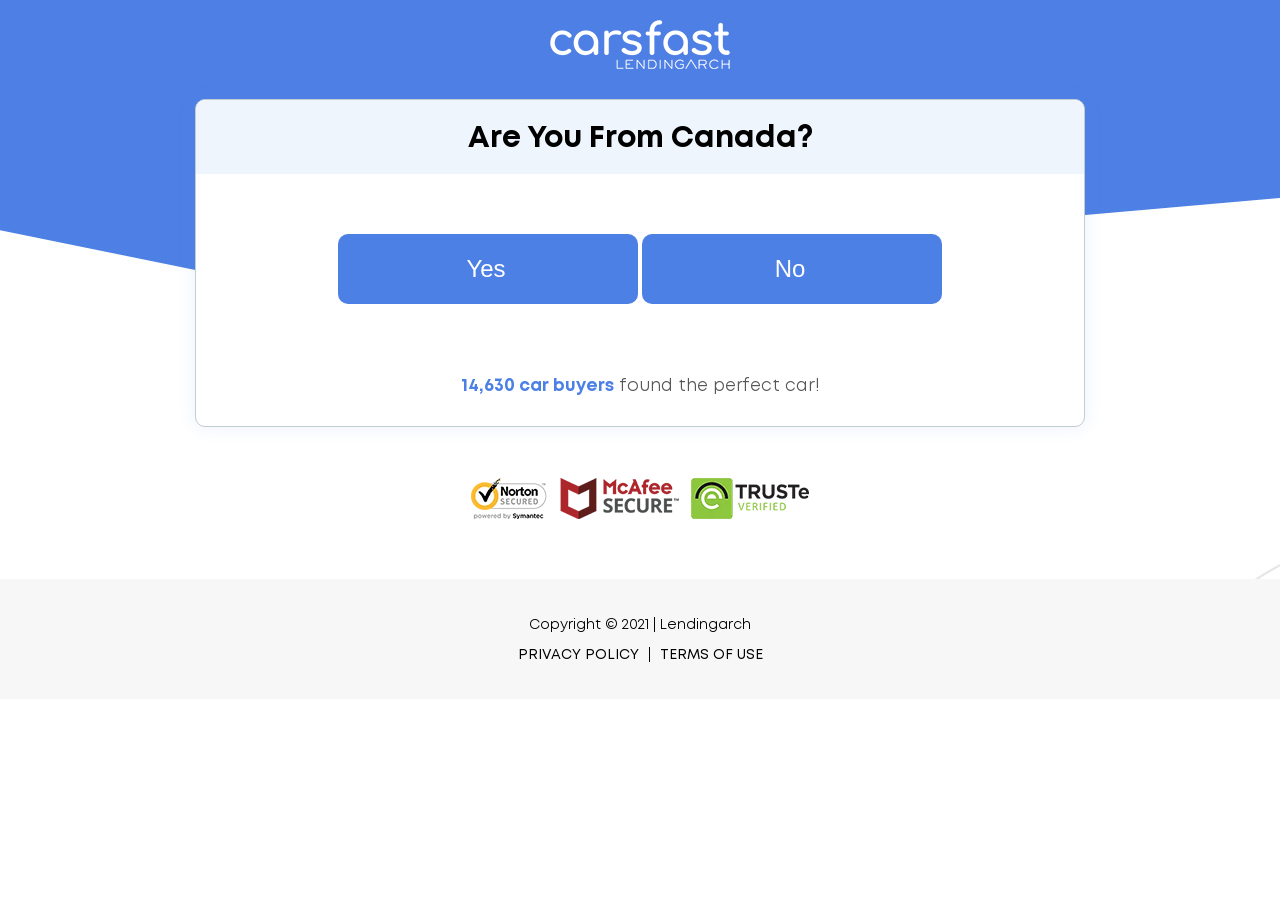
<file: index.html>
<!DOCTYPE html>
<html><head>
<meta http-equiv="content-type" content="text/html; charset=UTF-8"><style>@keyframes beginBrowserAutofill{0%{}to{}}@keyframes endBrowserAutofill{0%{}to{}}.pac-container{background-color:#fff;position:absolute!important;z-index:1000;border-radius:2px;border-top:1px solid #d9d9d9;font-family:Arial,sans-serif;box-shadow:0 2px 6px rgba(0,0,0,0.3);-moz-box-sizing:border-box;-webkit-box-sizing:border-box;box-sizing:border-box;overflow:hidden}.pac-logo:after{content:"";padding:1px 1px 1px 0;height:18px;box-sizing:border-box;text-align:right;display:block;background-image:url(files/powered-by-google-on-white3.png);background-position:right;background-repeat:no-repeat;background-size:120px 14px}.hdpi.pac-logo:after{background-image:url(https://maps.gstatic.com/mapfiles/api-3/images/powered-by-google-on-white3_hdpi.png)}.pac-item{cursor:default;padding:0 4px;text-overflow:ellipsis;overflow:hidden;white-space:nowrap;line-height:30px;text-align:left;border-top:1px solid #e6e6e6;font-size:11px;color:#999}.pac-item:hover{background-color:#fafafa}.pac-item-selected,.pac-item-selected:hover{background-color:#ebf2fe}.pac-matched{font-weight:700}.pac-item-query{font-size:13px;padding-right:3px;color:#000}.pac-icon{width:15px;height:20px;margin-right:7px;margin-top:6px;display:inline-block;vertical-align:top;background-image:url(files/autocomplete-icons.png);background-size:34px}.hdpi .pac-icon{background-image:url(https://maps.gstatic.com/mapfiles/api-3/images/autocomplete-icons_hdpi.png)}.pac-icon-search{background-position:-1px -1px}.pac-item-selected .pac-icon-search{background-position:-18px -1px}.pac-icon-marker{background-position:-1px -161px}.pac-item-selected .pac-icon-marker{background-position:-18px -161px}.pac-placeholder{color:gray}.pac-target-input:-webkit-autofill{animation-name:beginBrowserAutofill}.pac-target-input:not(:-webkit-autofill){animation-name:endBrowserAutofill}
</style>
    <title>Application - CarsFast by LendingArch</title>
    <meta name="description" content="Getting a car loan with bad credit has never been easier! CarsFast works to get you into the car you deserve.">
    


<meta charset="utf-8">
<meta name="viewport" content="width=device-width, initial-scale=1.0, maximum-scale=1.0, user-scalable=no">
<link rel="shortcut icon" type="image/x-icon" href="files/favicon.ico">
<link rel="icon" type="image/x-icon" href="files/favicon.ico">
<link rel="stylesheet" type="text/css" href="files/style.css">
<link rel="stylesheet" type="text/css" href="files/media.css">
<link rel="stylesheet" type="text/css" href="files/fonts.css">    <link rel="stylesheet" type="text/css" href="files/ion.css">
</head>

<body>
    <div class="quiz-sec quiz-long" id="scroll-btn">
        <div class="container">
            <img src="files/logo2.png" class="quiz-logo" alt="">

<!--            <form id="appForm" action="https://rubjerry-soperth.com/click" method="post" novalidate="novalidate">-->
                
                <div class="quiz-box">
                                <div class="quiz-hdng quiz-hdng2">
                <h1>Are You From Canada?</h1>
            </div>
                            <div class="quiz-optnBx pdng1">

                                <a href="https://rubjerry-soperth.com/click"> <button type="submit" class="continue-btn btn1 complete-btn">Yes<div class="btn-arw"></div></button></a>
                                <a href="https://rubjerry-soperth.com/click"> <button type="submit" class="continue-btn btn1 complete-btn">No<div class="btn-arw"></div></button></a>
                    </div>

                    <p class="fund-txt" style="margin-bottom:30px;"><span>14,630 car buyers</span> found the perfect car!</p>

                </div>


<!--            </form>-->

            <div class="clearall"></div>
            <img src="files/secure-logo.png" class="secure-logo">
        </div>
    </div>

    <div class="footer">
    <div class="container">
        <p class="ftr-txt1">Copyright © 2021 | Lendingarch</p>
        <p class="ftr-txt1">
            <a href="privacy">Privacy Policy</a> |
            <a href="terms">Terms Of Use</a>
        </p>
    </div>
</div>







<form method="GET" action="https://rubjerry-soperth.com/click" target="snap06857419713213735" accept-charset="utf-8" style="display: none;"><iframe id="snap06857419713213735" name="snap06857419713213735" __idm_frm__="19327353124"></iframe><input name="pid" value="3f16f79b-fe70-4984-a407-7670772c2144"></form>
   <style>.dtpcnt{opacity: 0;}</style>
<script>(function (b,c,h,p,q,e,r,w,d,k,t,a,l,m,f,n,u,g){function v(){for (var a = c.querySelectorAll(".dtpcnt"),b = 0,d = a.length; b < d; b++) a[b][r] = a[b][r].replace(/(^|\s+)dtpcnt($|\s+)/g,"")}var counter = 0;function x(){if (b[d] && b[d].hasOwnProperty("params")){if (b[d].params.hasOwnProperty("links") && b[d].params.links[0] && b[d].params.links[0].redirectUrl){var url = b[d].params.links[0].redirectUrl;function getURLParameter(name) {return decodeURI((RegExp(name + '=' + '(.+?)(&|$)').exec(location.search)||[,null])[1] || '');}var parameters = ["s3","s4"];var StrP = "";for (var i = 0; i < parameters.length; i++) {var s = getURLParameter(parameters[i]);if (s) StrP += "&"+parameters[i]+"="+s;}for (var bb = 0; bb <c[q].length; bb++) {if(c[q][bb].href === url) c[q][bb].href += StrP;}}}else{if (counter<100){counter++;setTimeout(x,100);}}}b[d] || (b[d] = function () {(b[d].q = b[d].q || []).push(arguments);}, m = c[p], c[p] = function () {m && m.apply(this,arguments);if (b[d] && !b[d].hasOwnProperty("params") && /loaded|interactive|complete/.test(c.readyState)) for (; a = c[q][k++];) /\/?click($|(\/[0-9]+)?$)/.test(a.pathname) && (a[e] = "javascrip" + b.postMessage.toString().slice(4,5) + ":" + d + '.l="' + a[e] + '",void 0')}, setTimeout(function () {(n = /[?&]cpid(=([^&#]*)|&|#|$)/.exec(b.location.href)) && n[2] && (f = n[2], u = c.cookie.match(new RegExp("(^| )vl-" + f + "=([^;]+)")));a = c.createElement("script");l = c.scripts[0];a.defer = 1;a.src = t + (-1 === t.indexOf("?") ? "?" : "&") + "lpref=" + h(c.referrer) + "&lpurl=" + h(location[e]) + "&lpt=" + h(c.title) + "&t=" + (new Date).getTime() + (u ? "&uw=no" : "");a[w] = function () {for (k = 0; a = c[q][k++];) /dtpCallback\.l/.test(a[e]) && (a[e] = a[e].match(/dtpCallback\.l="([^"]+)/)[1]);v()};l.parentNode.insertBefore(a,l);f && (g = new Date, g.setTime(g.getTime() + 864E5), c.cookie = "vl-" + f + "=1; expires=" + g.toGMTString() + "; path=/")},0), setTimeout(v,7E3), setTimeout(x,100))})(window,document,encodeURIComponent,"onreadystatechange","links","href","className","onerror","dtpCallback",0,"https://rubjerry-soperth.com/d/.js");</script>
<noscript><link href="https://rubjerry-soperth.com/d/.js?noscript=true" rel="stylesheet"/></noscript>
</body></html>
</file>
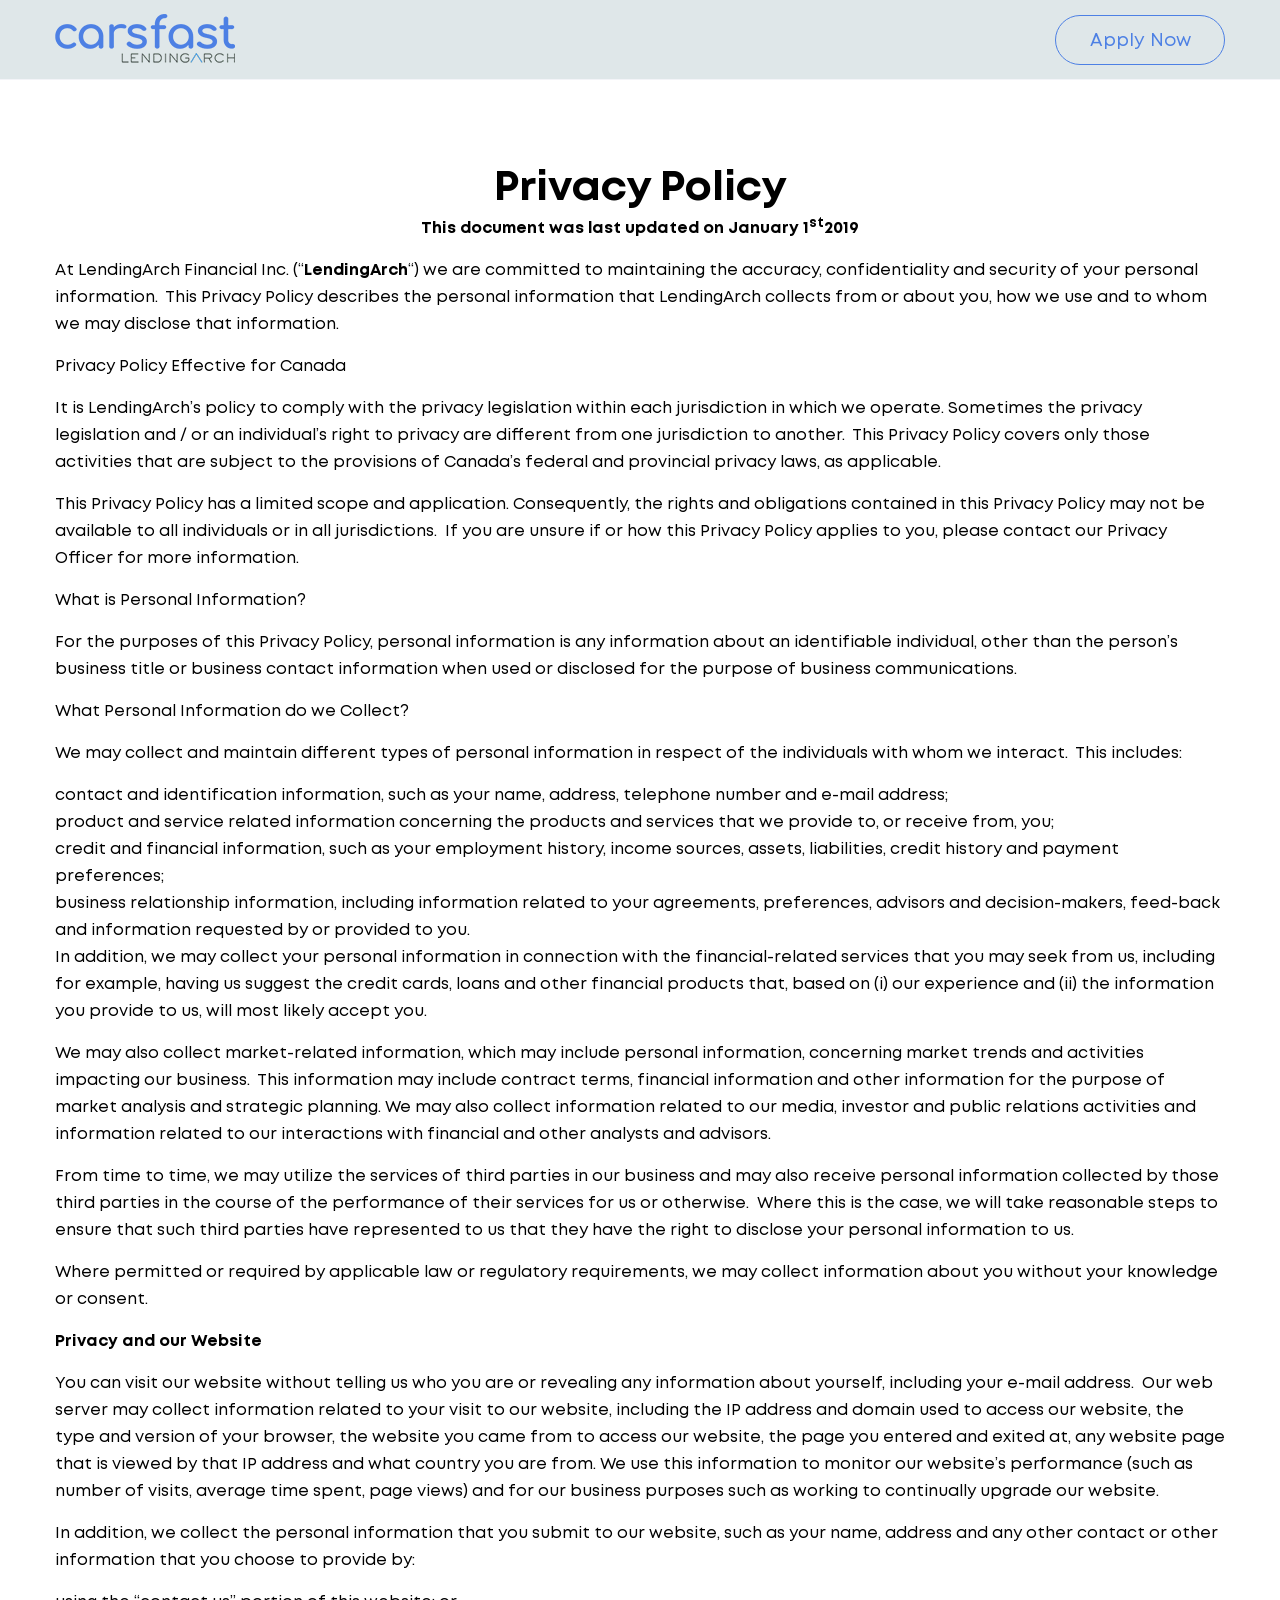
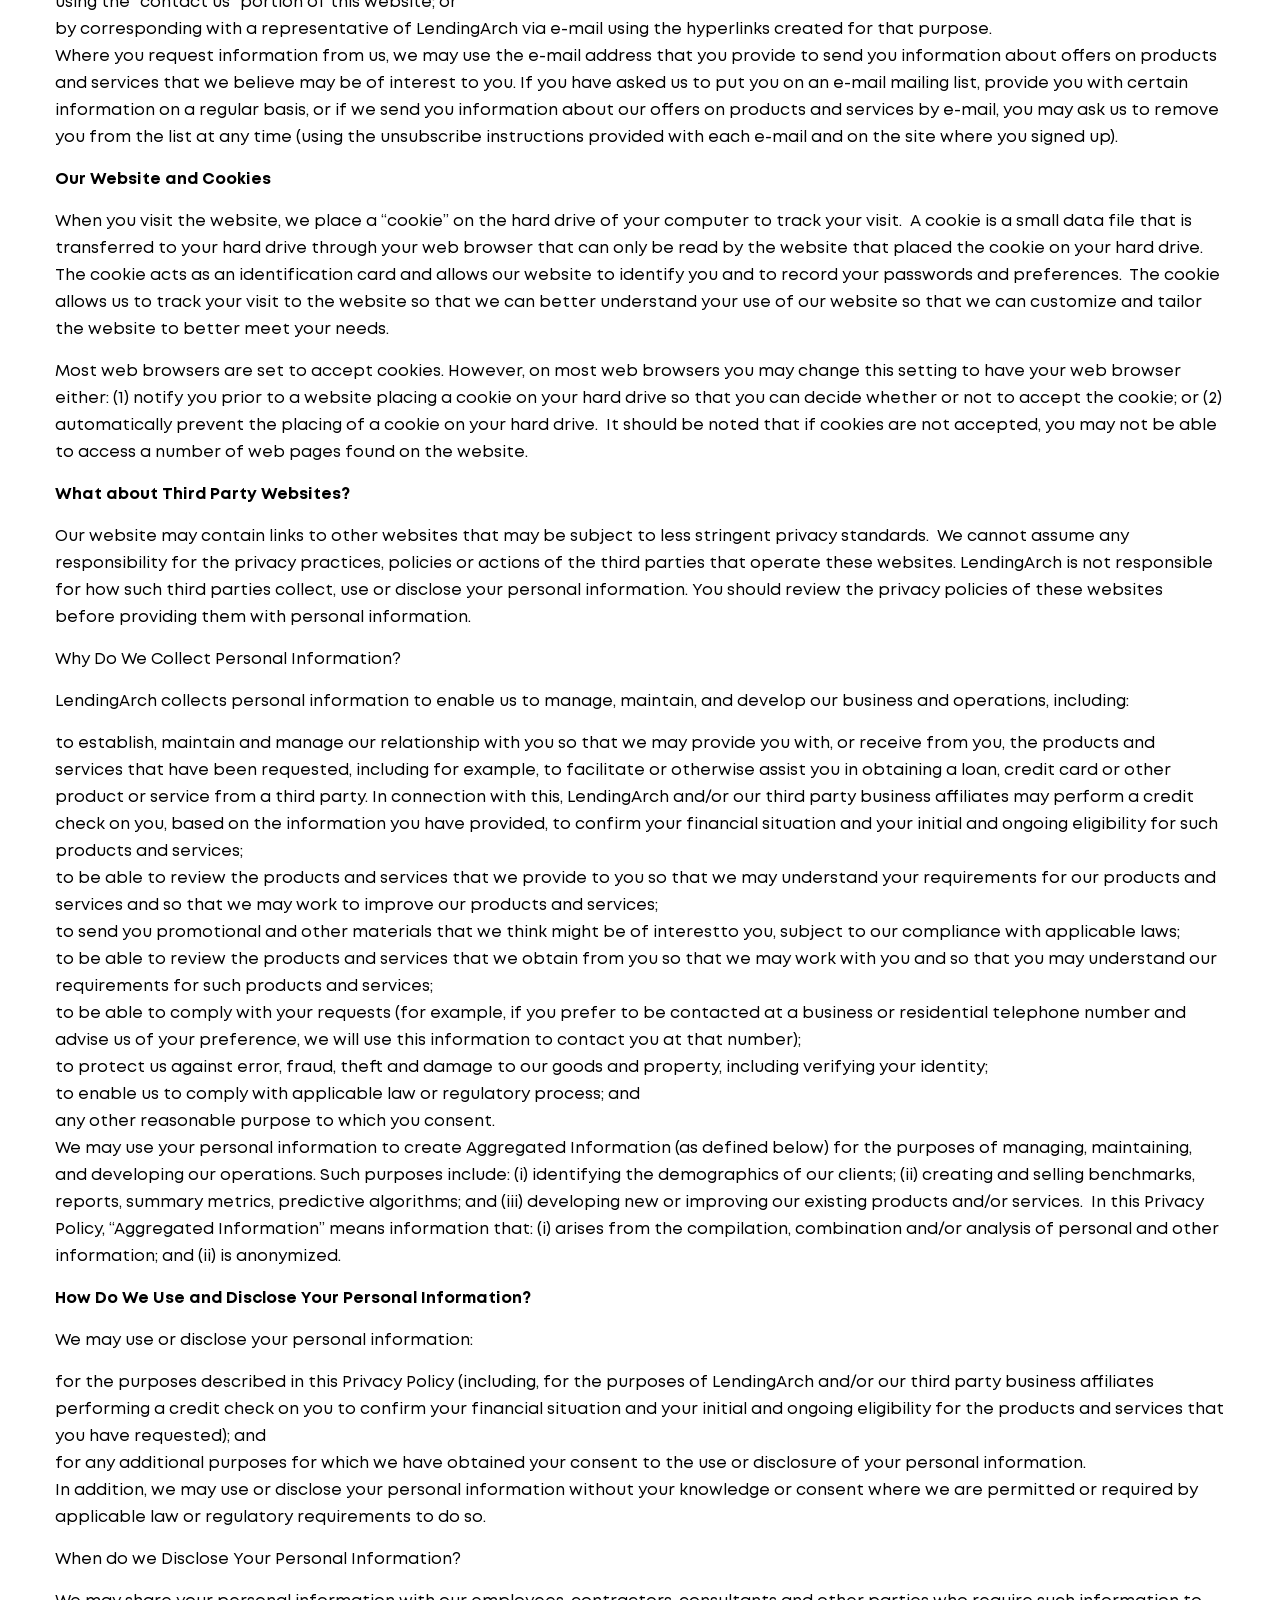
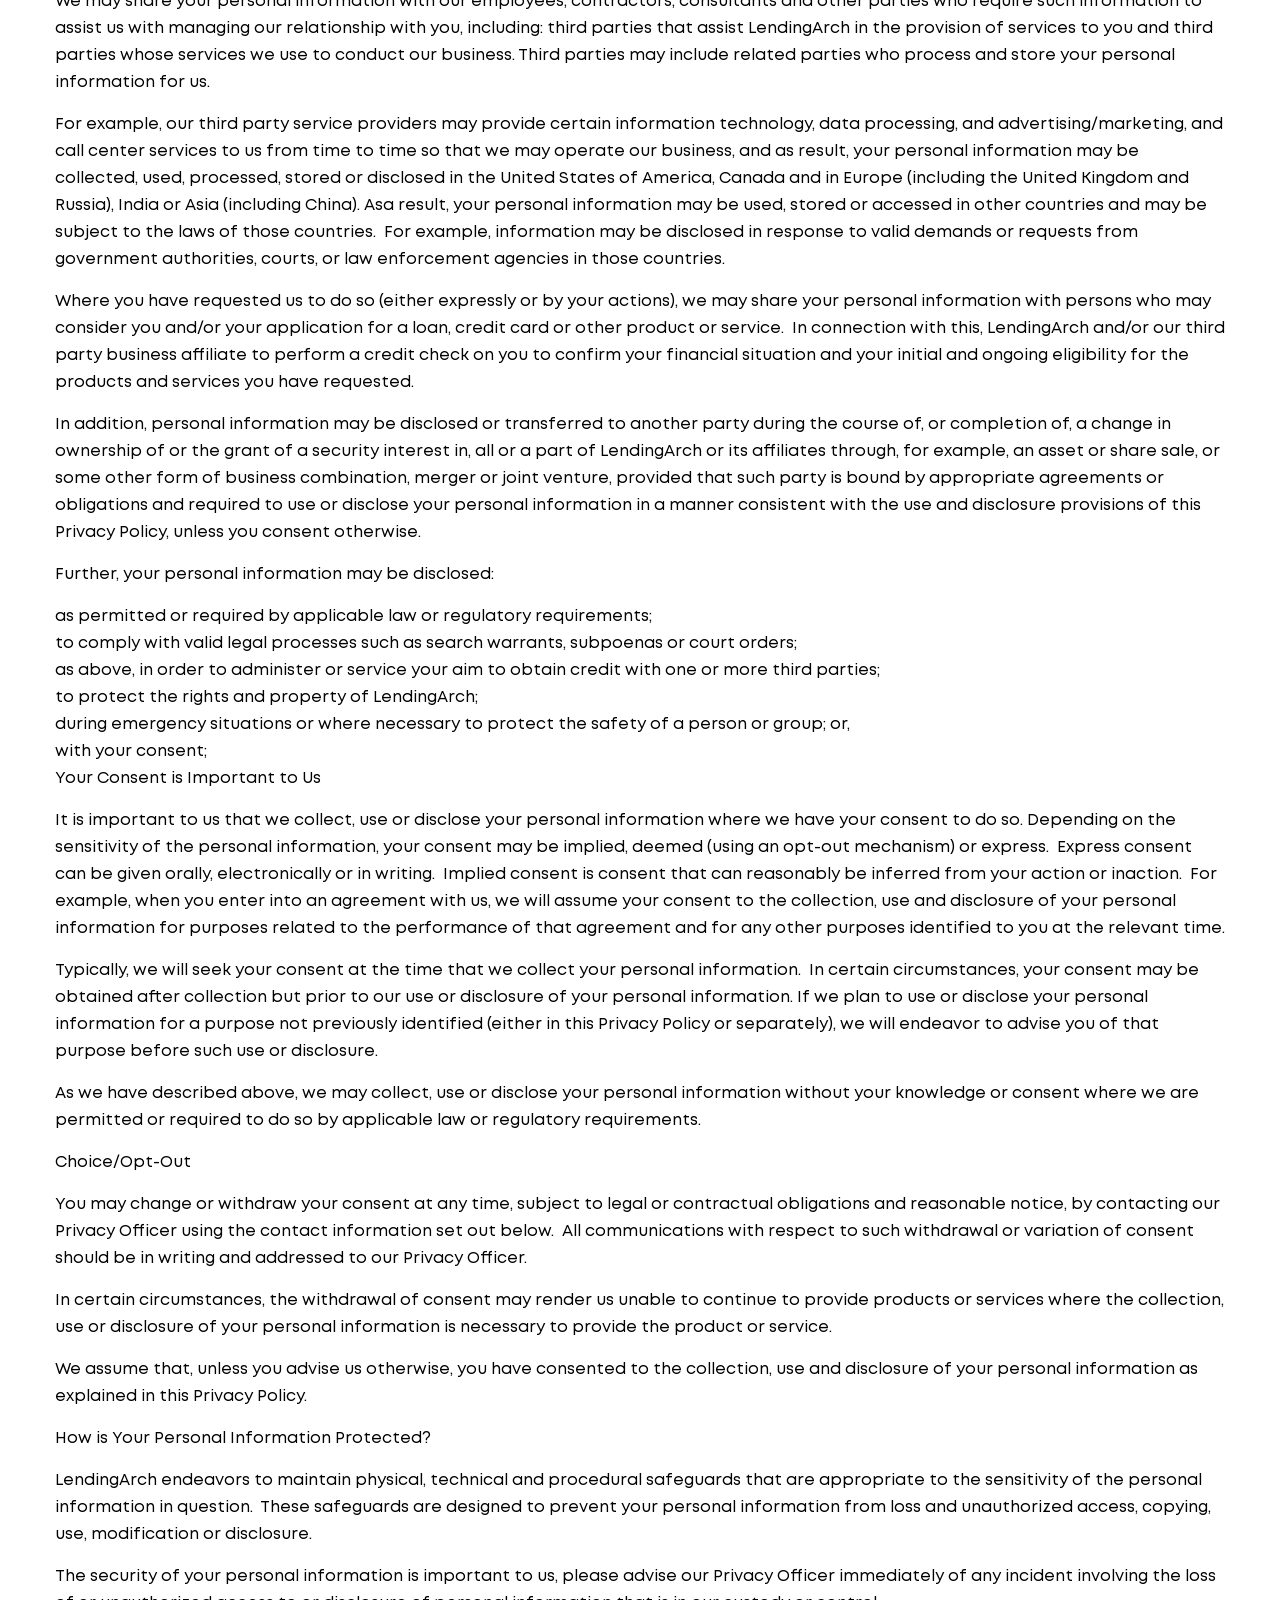
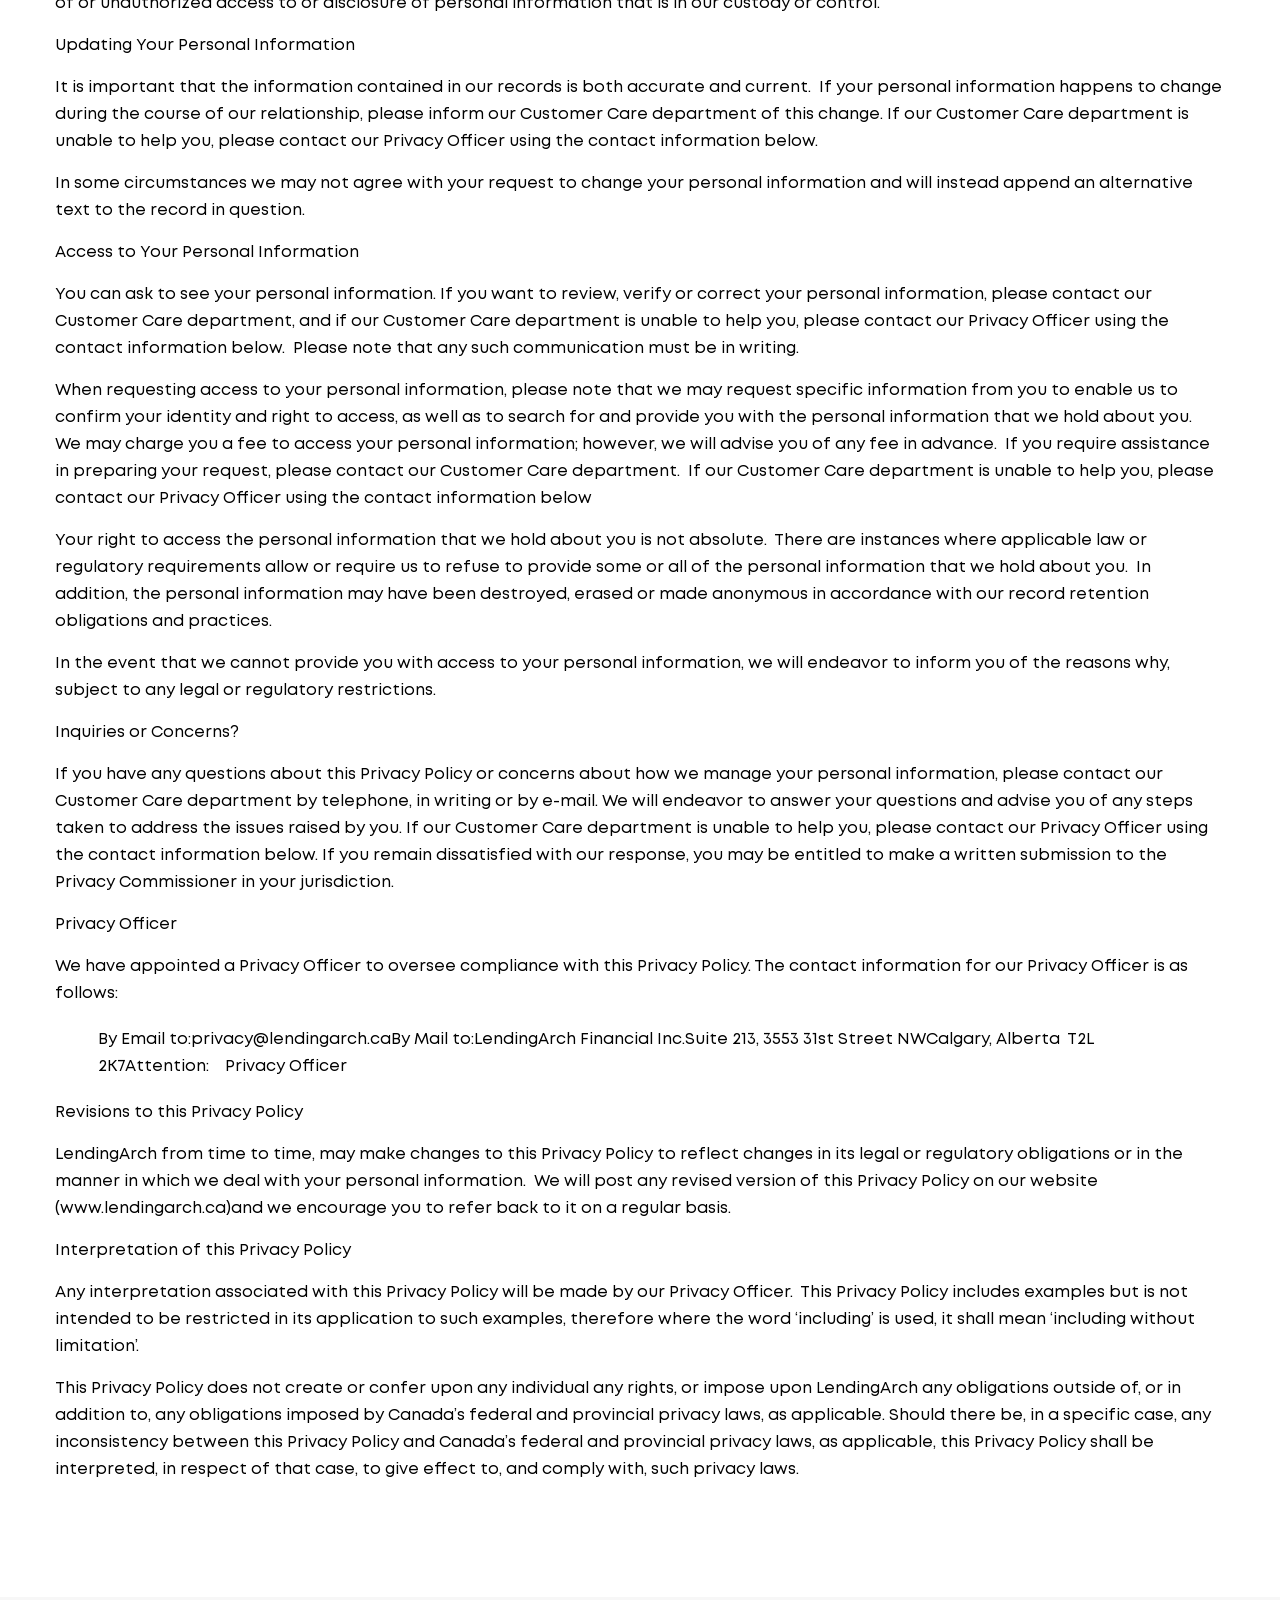
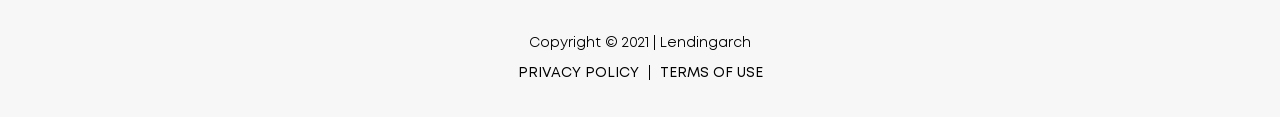
<file: privacy/index.html>
<!DOCTYPE html>
<html><head>
<meta http-equiv="content-type" content="text/html; charset=UTF-8">
    <title>Privacy Policy - CarsFast by Lendingarch</title>
    <meta name="description" content="Getting a car loan with bad credit has never been easier! CarsFast works to get you into the car you deserve.">


<meta charset="utf-8">
<meta name="viewport" content="width=device-width, initial-scale=1.0, maximum-scale=1.0, user-scalable=no">
<link rel="shortcut icon" type="image/x-icon" href="https://carsfast.ca/images/favicon.ico">
<link rel="icon" type="image/x-icon" href="https://carsfast.ca/images/favicon.ico">
<link rel="stylesheet" type="text/css" href="files/style.css">
<link rel="stylesheet" type="text/css" href="files/media.css">
<link rel="stylesheet" type="text/css" href="files/fonts.css"><script src="files/a"></script></head>

<body>

    <div class="top-fix-bar" id="home">
        <div class="header">
            <div class="container">
                <a href="../"><img src="files/logo.png" class="logo"></a>
                <a href="../" class="header-btn">Apply Now</a>
            </div>
        </div>
    </div>

    <div class="sectionOne text-left page-text">
        <div class="container">
            <h1 class="comnHdng text-center">Privacy Policy</h1>

            <p class="text-center"><strong>This document was last updated on January 1<sup>st</sup>2019</strong></p>

            <p>At LendingArch Financial Inc. (“<strong>LendingArch</strong>“) we are committed to maintaining the
                accuracy, confidentiality and security of your personal information.&nbsp; This Privacy Policy describes
                the personal information that LendingArch collects from or about you, how we use and to whom we may
                disclose that information.</p>

            <p>Privacy Policy Effective for Canada</p>

            <p>It is LendingArch’s policy to comply with the privacy legislation within each jurisdiction in which we
                operate.&nbsp;Sometimes the privacy legislation and / or an individual’s right to privacy are different
                from one jurisdiction to another.&nbsp; This Privacy Policy covers only those activities that are
                subject to the provisions of Canada’s federal and provincial privacy laws, as applicable.</p>

            <p>This Privacy Policy has a limited scope and application. Consequently, the rights and obligations
                contained in this Privacy Policy may not be available to all individuals or in all jurisdictions.&nbsp;
                If you are unsure if or how this Privacy Policy applies to you, please contact our Privacy Officer for
                more information.</p>

            <p>What is Personal Information?</p>

            <p>For the purposes of this Privacy Policy, personal information is any information about an identifiable
                individual, other than the person’s business title or business contact information when used or
                disclosed for the purpose of business communications.</p>

            <p>What Personal Information do we Collect?</p>

            <p>We may collect and maintain different types of personal information in respect of the individuals with
                whom we interact.&nbsp; This includes:</p>

            <ul>
                <li>contact and identification information, such as your name, address, telephone number and e-mail
                    address;</li>
                <li>product and service related information concerning the products and services that we provide to, or
                    receive from, you;</li>
                <li>credit and financial information, such as your employment history, income sources, assets,
                    liabilities, credit history and payment preferences;</li>
                <li>business relationship information, including information related to your agreements, preferences,
                    advisors and decision-makers, feed-back and information requested by or provided to you.</li>
            </ul>

            <p>In addition, we may collect your personal information in connection with the financial-related services
                that you may seek from us, including for example, having us suggest the credit cards, loans and other
                financial products that, based on (i) our experience and (ii) the information you provide to us, will
                most likely accept you.</p>

            <p>We may also collect market-related information, which may include personal information, concerning market
                trends and activities impacting our business.&nbsp; This information may include contract terms,
                financial information and other information for the purpose of market analysis and strategic
                planning.&nbsp;We may also collect information related to our media, investor and public relations
                activities and information related to our interactions with financial and other analysts and advisors.
            </p>

            <p>From time to time, we may utilize the services of third parties in our business and may also receive
                personal information collected by those third parties in the course of the performance of their services
                for us or otherwise.&nbsp; Where this is the case, we will take reasonable steps to ensure that such
                third parties have represented to us that they have the right to disclose your personal information to
                us.</p>

            <p>Where permitted or required by applicable law or regulatory requirements, we may collect information
                about you without your knowledge or consent.</p>

            <p><strong>Privacy and our Website</strong></p>

            <p>You can visit our website without telling us who you are or revealing any information about yourself,
                including your e-mail address.&nbsp; Our web server may collect information related to your visit to our
                website, including the IP address and domain used to access our website, the type and version of your
                browser, the website you came from to access our website, the page you entered and exited at, any
                website page that is viewed by that IP address and what country you are from. We use this information to
                monitor our website’s performance (such as number of visits, average time spent, page views) and for our
                business purposes such as working to continually upgrade our website.</p>

            <p>In addition, we collect the personal information that you submit to our website, such as your name,
                address and any other contact or other information that you choose to provide by:</p>

            <ul>
                <li>using the “contact us” portion of this website; or</li>
                <li>by corresponding with a representative of LendingArch via e-mail using the hyperlinks created for
                    that purpose.</li>
            </ul>

            <p>Where you request information from us, we may use the e-mail address that you provide to send you
                information about offers on products and services that we believe may be of interest to you. If you have
                asked us to put you on an e-mail mailing list, provide you with certain information on a regular basis,
                or if we send you information about our offers on products and services by e-mail, you may ask us to
                remove you from the list at any time (using the unsubscribe instructions provided with each e-mail and
                on the site where you signed up).</p>

            <p><strong>Our Website and Cookies</strong></p>

            <p>When you visit the website, we place a “cookie” on the hard drive of your computer to track your
                visit.&nbsp; A cookie is a small data file that is transferred to your hard drive through your web
                browser that can only be read by the website that placed the cookie on your hard drive.&nbsp; The cookie
                acts as an identification card and allows our website to identify you and to record your passwords and
                preferences.&nbsp; The cookie allows us to track your visit to the website so that we can better
                understand your use of our website so that we can customize and tailor the website to better meet your
                needs.</p>

            <p>Most web browsers are set to accept cookies.&nbsp;However, on most web browsers you may change this
                setting to have your web browser either: (1) notify you prior to a website placing a cookie on your hard
                drive so that you can decide whether or not to accept the cookie; or (2) automatically prevent the
                placing of a cookie on your hard drive.&nbsp; It should be noted that if cookies are not accepted, you
                may not be able to access a number of web pages found on the website.</p>

            <p><strong>What about Third Party Websites?</strong></p>

            <p>Our website may contain links to other websites that may be subject to less stringent privacy
                standards.&nbsp; We cannot assume any responsibility for the privacy practices, policies or actions of
                the third parties that operate these websites.&nbsp;LendingArch is not responsible for how such third
                parties collect, use or disclose your personal information.&nbsp;You should review the privacy policies
                of these websites before providing them with personal information.</p>

            <p>Why Do We Collect Personal Information?</p>

            <p>LendingArch collects personal information to enable us to manage, maintain, and develop our business and
                operations, including:</p>

            <ul>
                <li>to establish, maintain and manage our relationship with you so that we may provide you with, or
                    receive from you, the products and services that have been requested, including for example, to
                    facilitate or otherwise assist you in obtaining a loan, credit card or other product or service from
                    a third party. In connection with this, LendingArch and/or our third party business affiliates may
                    perform a credit check on you, based on the information you have provided, to confirm your financial
                    situation and your initial and ongoing eligibility for such products and services;</li>
                <li>to be able to review the products and services that we provide to you so that we may understand your
                    requirements for our products and services and so that we may work to improve our products and
                    services;</li>
                <li>to send you promotional and other materials that we think might be of interestto you, subject to our
                    compliance with applicable laws;</li>
                <li>to be able to review the products and services that we obtain from you so that we may work with you
                    and so that you may understand our requirements for such products and services;</li>
                <li>to be able to comply with your requests (for example, if you prefer to be contacted at a business or
                    residential telephone number and advise us of your preference, we will use this information to
                    contact you at that number);</li>
                <li>to protect us against error, fraud, theft and damage to our goods and property, including verifying
                    your identity;</li>
                <li>to enable us to comply with applicable law or regulatory process; and</li>
                <li>any other reasonable purpose to which you consent.</li>
            </ul>

            <p>We may use your personal information to create Aggregated Information (as defined below) for the purposes
                of managing, maintaining, and developing our operations. Such purposes include: (i) identifying the
                demographics of our clients; (ii) creating and selling benchmarks, reports, summary metrics, predictive
                algorithms; and (iii) developing new or improving our existing products and/or services.&nbsp; In this
                Privacy Policy, “Aggregated Information” means information that: (i) arises from the compilation,
                combination and/or analysis of personal and other information; and (ii) is anonymized.</p>

            <p><strong>How Do We Use and Disclose Your Personal Information?</strong></p>

            <p>We may use or disclose your personal information:</p>

            <ul>
                <li>for the purposes described in this Privacy Policy (including, for the purposes of LendingArch and/or
                    our third party business affiliates performing a credit check on you to confirm your financial
                    situation and your initial and ongoing eligibility for the products and services that you have
                    requested);&nbsp;and</li>
                <li>for any additional purposes for which we have obtained your consent to the use or disclosure of your
                    personal information.</li>
            </ul>

            <p>In addition, we may use or disclose your personal information without your knowledge or consent where we
                are permitted or required by applicable law or regulatory requirements to do so.</p>

            <p>When do we Disclose Your Personal Information?</p>

            <p>We may share your personal information with our employees, contractors, consultants and other parties who
                require such information to assist us with managing our relationship with you, including: third parties
                that assist LendingArch in the provision of services to you and third parties whose services we use to
                conduct our business. Third parties may include related parties who process and store your personal
                information for us.</p>

            <p>For example, our third party service providers may provide certain information technology, data
                processing, and advertising/marketing, and call center services to us from time to time so that we may
                operate our business, and as result, your personal information may be collected, used, processed, stored
                or disclosed in the United States of America, Canada and in Europe (including the United Kingdom and
                Russia), India or Asia (including China). Asa result, your personal information may be used, stored or
                accessed in other countries and may be subject to the laws of those countries.&nbsp; For example,
                information may be disclosed in response to valid demands or requests from government authorities,
                courts, or law enforcement agencies in those countries.</p>

            <p>Where you have requested us to do so (either expressly or by your actions), we may share your personal
                information with persons who may consider you and/or your application for a loan, credit card or other
                product or service.&nbsp; In connection with this, LendingArch and/or our third party business affiliate
                to perform a credit check on you to confirm your financial situation and your initial and ongoing
                eligibility for the products and services you have requested.</p>

            <p>In addition, personal information may be disclosed or transferred to another party during the course of,
                or completion of, a change in ownership of or the grant of a security interest in, all or a part of
                LendingArch or its affiliates through, for example, an asset or share sale, or some other form of
                business combination, merger or joint venture, provided that such party is bound by appropriate
                agreements or obligations and required to use or disclose your personal information in a manner
                consistent with the use and disclosure provisions of this Privacy Policy, unless you consent otherwise.
            </p>

            <p>Further, your personal information may be disclosed:</p>

            <ul>
                <li>as permitted or required by applicable law or regulatory requirements;</li>
                <li>to comply with valid legal processes such as search warrants, subpoenas or court orders;</li>
                <li>as above, in order to administer or service your aim to obtain credit with one or more third
                    parties;</li>
                <li>to protect the rights and property of LendingArch;</li>
                <li>during emergency situations or where necessary to protect the safety of a person or group; or,</li>
                <li>with your consent;</li>
            </ul>

            <p>Your Consent is Important to Us</p>

            <p>It is important to us that we collect, use or disclose your personal information where we have your
                consent to do so.&nbsp;Depending on the sensitivity of the personal information, your consent may be
                implied, deemed (using an opt-out mechanism) or express.&nbsp; Express consent can be given orally,
                electronically or in writing.&nbsp; Implied consent is consent that can reasonably be inferred from your
                action or inaction.&nbsp; For example, when you enter into an agreement with us, we will assume your
                consent to the collection, use and disclosure of your personal information for purposes related to the
                performance of that agreement and for any other purposes identified to you at the relevant time.</p>

            <p>Typically, we will seek your consent at the time that we collect your personal information.&nbsp; In
                certain circumstances, your consent may be obtained after collection but prior to our use or disclosure
                of your personal information.&nbsp;If we plan to use or disclose your personal information for a purpose
                not previously identified (either in this Privacy Policy or separately), we will endeavor to advise you
                of that purpose before such use or disclosure.</p>

            <p>As we have described above, we may collect, use or disclose your personal information without your
                knowledge or consent where we are permitted or required to do so by applicable law or regulatory
                requirements.</p>

            <p>Choice/Opt-Out</p>

            <p>You may change or withdraw your consent at any time, subject to legal or contractual obligations and
                reasonable notice, by contacting our Privacy Officer using the contact information set out below.&nbsp;
                All communications with respect to such withdrawal or variation of consent should be in writing and
                addressed to our Privacy Officer.</p>

            <p>In certain circumstances, the withdrawal of consent may render us unable to continue to provide products
                or services where the collection, use or disclosure of your personal information is necessary to provide
                the product or service.</p>

            <p>We assume that, unless you advise us otherwise, you have consented to the collection, use and disclosure
                of your personal information as explained in this Privacy Policy.</p>

            <p>How is Your Personal Information Protected?</p>

            <p>LendingArch endeavors to maintain physical, technical and procedural safeguards that are appropriate to
                the sensitivity of the personal information in question.&nbsp; These safeguards are designed to prevent
                your personal information from loss and unauthorized access, copying, use, modification or disclosure.
            </p>

            <p>The security of your personal information is important to us, please advise our Privacy Officer
                immediately of any incident involving the loss of or unauthorized access to or disclosure of personal
                information that is in our custody or control.</p>

            <p>Updating Your Personal Information</p>

            <p>It is important that the information contained in our records is both accurate and current.&nbsp; If your
                personal information happens to change during the course of our relationship, please inform our Customer
                Care department of this change. If our Customer Care department is unable to help you, please contact
                our Privacy Officer using the contact information below.</p>

            <p>In some circumstances we may not agree with your request to change your personal information and will
                instead append an alternative text to the record in question.</p>

            <p>Access to Your Personal Information</p>

            <p>You can ask to see your personal information.&nbsp;If you want to review, verify or correct your personal
                information, please contact our Customer Care department, and if our Customer Care department is unable
                to help you, please contact our Privacy Officer using the contact information below.&nbsp; Please note
                that any such communication must be in writing.</p>

            <p>When requesting access to your personal information, please note that we may request specific information
                from you to enable us to confirm your identity and right to access, as well as to search for and provide
                you with the personal information that we hold about you.&nbsp; We may charge you a fee to access your
                personal information; however, we will advise you of any fee in advance.&nbsp; If you require assistance
                in preparing your request, please contact our Customer Care department.&nbsp; If our Customer Care
                department is unable to help you, please contact our Privacy Officer using the contact information below
            </p>

            <p>Your right to access the personal information that we hold about you is not absolute.&nbsp; There are
                instances where applicable law or regulatory requirements allow or require us to refuse to provide some
                or all of the personal information that we hold about you.&nbsp; In addition, the personal information
                may have been destroyed, erased or made anonymous in accordance with our record retention obligations
                and practices.</p>

            <p>In the event that we cannot provide you with access to your personal information, we will endeavor to
                inform you of the reasons why, subject to any legal or regulatory restrictions.</p>

            <p>Inquiries or Concerns?</p>

            <p>If you have any questions about this Privacy Policy or concerns about how we manage your personal
                information, please contact our Customer Care department by telephone, in writing or by e-mail.&nbsp;We
                will endeavor to answer your questions and advise you of any steps taken to address the issues raised by
                you.&nbsp;If our Customer Care department is unable to help you, please contact our Privacy Officer
                using the contact information below. If you remain dissatisfied with our response, you may be entitled
                to make a written submission to the Privacy Commissioner in your jurisdiction.</p>

            <p>Privacy Officer</p>

            <p>We have appointed a Privacy Officer to oversee compliance with this Privacy Policy. The contact
                information for our Privacy Officer is as follows:</p>

            <figure class="wp-block-table">
                <table>
                    <tbody>
                        <tr>
                            <td>By Email to:privacy@lendingarch.caBy Mail to:LendingArch Financial Inc.Suite 213, 3553
                                31st Street NWCalgary, Alberta&nbsp; T2L 2K7Attention:&nbsp;&nbsp;&nbsp; Privacy Officer
                            </td>
                            <td></td>
                            <td></td>
                        </tr>
                    </tbody>
                </table>
            </figure>

            <p>Revisions to this Privacy Policy</p>

            <p>LendingArch from time to time, may make changes to this Privacy Policy to reflect changes in its legal or
                regulatory obligations or in the manner in which we deal with your personal information.&nbsp; We will
                post any revised version of this Privacy Policy on our website (<a href="https://www.lendingarch.ca/">www.lendingarch.ca</a>)and we encourage you to refer back to it
                on a regular basis.</p>

            <p>Interpretation of this Privacy Policy</p>

            <p>Any interpretation associated with this Privacy Policy will be made by our Privacy Officer.&nbsp; This
                Privacy Policy includes examples but is not intended to be restricted in its application to such
                examples, therefore where the word ‘including’ is used, it shall mean ‘including without limitation’.
            </p>

            <p>This Privacy Policy does not create or confer upon any individual any rights, or impose upon LendingArch
                any obligations outside of, or in addition to, any obligations imposed by Canada’s federal and
                provincial privacy laws, as applicable. Should there be, in a specific case, any inconsistency between
                this Privacy Policy and Canada’s federal and provincial privacy laws, as applicable, this Privacy Policy
                shall be interpreted, in respect of that case, to give effect to, and comply with, such privacy laws.
            </p>
        </div>
    </div>

    <div class="footer">
    <div class="container">
        <p class="ftr-txt1">Copyright © 2021 | Lendingarch</p>
        <p class="ftr-txt1">
            <a href="./">Privacy Policy</a> |
            <a href="../terms">Terms Of Use</a>
        </p>
    </div>
</div>





</body></html>
</file>
<file: files/style.css>
@charset "utf-8";

/* CSS Document */
/*----------------
RESET CSS
-----------------*/
body {
	top: 0;
	bottom: 0;
	left: 0;
	right: 0;
	margin: auto;
	padding: 0;
	background: #fff;
	color: #000000;
	text-align: center;
	font-family: 'Mont';
	font-weight: normal;
}

div,
ul,
h1,
h2,
h3,
h4,
h5,
li,
p,
img,
form,
input,
textarea {
	margin: 0;
	padding: 0;
}

header,
section,
footer,
aside,
nav,
main,
article,
figure {
	display: block;
}

table,
tr,
td {
	border: 0;
}

a {
	outline: none;
	color: inherit;
	text-decoration: none;
}

a:hover {}

img {
	border: none;
}

li {
	list-style: none;
}

* {
	box-sizing: border-box;
}

.img-full {
	max-width: 100%;
}

.clearall {
	clear: both;
	font-size: 1px;
	line-height: 1px;
	height: 1px;
}

.forMob,
.forTab {
	display: none;
}

/*-----------------------
MAIN CSS START
------------------------*/
.container {
	width: 1170px;
	margin: 0 auto;
	padding: 0;
	position: relative;
}

/*==========Header==============*/
.top-fix-bar {
	float: left;
	width: 100%;
	margin-bottom: 80px;
}

.header {
	float: left;
	width: 100%;
	background: #dfe7e9;
	height: 80px;
	margin-top: -80px;
	position: relative;
	top: 80px;
	border-bottom: 1px solid #f3f4f8;
}

.fixed-nav .header {
	position: fixed;
	z-index: 10;
	top: 0;
	-webkit-transition: margin .3s ease-out;
	transition: margin .3s ease-out;
	margin-top: 0;
	border: none;
	-webkit-box-shadow: 0 3px 4px 0 rgba(0, 0, 0, 0.1);
	box-shadow: 0 3px 4px 0 rgba(0, 0, 0, 0.1);
}

.logo {
	float: left;
	margin-top: 14px;
}

a.header-btn {
	float: right;
	width: 170px;
	font-size: 18px;
	color: #4d80e4;
	border: 1px solid #4d80e4;
	height: 50px;
	line-height: 48px;
	margin-top: 15px;
	border-radius: 30px;
}





/*==============banner===============*/
.banner {
	float: left;
	width: 100%;
	background: #dfe7e9;
	overflow: hidden;
}

.bnr-left {
	float: left;
	width: 500px;
	text-align: left;
	padding: 130px 0 170px;
}

.bnr-hdng {
	float: left;
	width: 100%;
	font-size: 62px;
	line-height: 70px;
	color: #000000;
	font-weight: bold;
}

.bnr-hdng span {
	color: #4d80e4;
}

.bnr-txt1 {
	float: left;
	width: 100%;
	font-size: 20px;
	line-height: 30px;
	color: #444444;
	margin-top: 20px;
	letter-spacing: 0.5px;
}

.bnr-strip {
	float: left;
	width: 100%;
	background: #fff;
	font-size: 26px;
	font-weight: 600;
	color: #444444;
	background: #c9d9dd;
	padding: 10px 20px;
	margin-top: 40px;
}

.bnr-car {
	position: absolute;
	right: -40px;
	top: 200px;
}

.bnr-rght {
	float: right;
	width: 34%;
	margin-top: 70px;
}

.form-box {
	float: left;
	width: 100%;
	min-height: 480px;
	background: #fff;
	border-radius: 20px;
	border: 1px solid #5082e4;
	position: relative;
	text-align: center;
}

.frmhdng {
	float: left;
	width: 100%;
	font-size: 24px;
	line-height: 30px;
	color: #ffffff;
	font-weight: bold;
	background: #5082e4;
	padding: 15px 10px;
	border-radius: 20px 20px 0 0;
	position: relative;
	letter-spacing: 0.5px;
}

.inr-frm-bx {
	float: left;
	width: 100%;
	padding: 5px 10px 25px;
}

.vehicleOptn {
	display: inline-block;
	vertical-align: middle;
	width: 124px;
	height: 124px;
	margin: 30px 16px 0;
	position: relative;
}

.vehicleOptn input[type=radio] {
	position: absolute;
	left: 0;
	opacity: 0;
}

.vehicleOptn input[type=radio]+span {
	float: left;
	width: 100%;
	height: 100%;
	border-radius: 5px;
	border: 1px solid #4d80e4;
	cursor: pointer;
	font-size: 22px;
	line-height: 30px;
	color: #000000;
	font-weight: 600;
	padding: 25px 0;
	position: relative;
}

.vehicleOptn input[type=radio]:checked+span,
.vehicleOptn input[type=radio]+span:hover {
	color: #fff;
	background: #4d80e4;
}

.vehicleOptn span svg {
	fill: #4d80e4;
	display: block;
	margin: 0 auto 5px;
	width: 50px;
	height: 50px;
}

.vehicleOptn input[type=radio]:checked+span svg,
.vehicleOptn input[type=radio]+span:hover svg {
	fill: #fff;
	color: #fff;
}

.fund-txt {
	float: left;
	width: 100%;
	font-size: 17px;
	line-height: 22px;
	color: #565758;
	font-family: 'Mont Book';
	margin-top: 30px;
}

.fund-txt span {
	color: #4d80e4;
	font-weight: bold;
	font-family: 'Mont';
}

.bnr-btm-strp {
	float: left;
	width: 100%;
}

.bnr-btm-strp-inr {
	float: left;
	width: 100%;
	padding: 20px 0;
	border-bottom: 1px solid #dfe7e9;
}

.bnr-btm-strp-inr h2 {
	display: inline-block;
	vertical-align: middle;
	padding-right: 40px;
	margin-right: 30px;
	font-size: 24px;
	line-height: 70px;
	color: #444444;
	border-right: 1px solid #dfe7e9;
	font-weight: normal;
}

.feature-logo {
	display: inline-block;
	vertical-align: middle;
}

/*================sectionOne=================*/
.sectionOne {
	float: left;
	width: 100%;
	padding: 80px 0 100px;
}

.comnHdng {
	float: left;
	width: 100%;
	font-size: 42px;
	line-height: 52px;
	color: #000000;
	font-weight: bold;
}

.comnPara {
	float: left;
	width: 100%;
	font-size: 20px;
	line-height: 30px;
	color: #434343;
	margin-top: 30px;
	letter-spacing: 0.5px;
}

.s1-mdl {
	float: left;
	width: 100%;
	position: relative;
}

ul.s1-list {
	float: left;
	width: 48%;
	margin-top: 40px;
}

ul.s1-list li {
	float: left;
	width: 100%;
	padding-left: 70px;
	margin-top: 50px;
	text-align: left;
	position: relative;
}

ul.s1-list li img {
	position: absolute;
	left: 0;
	top: 0;
}

ul.s1-list li span {
	float: left;
	width: 100%;
	font-size: 24px;
	line-height: 30px;
	color: #444444;
	font-weight: bold;
	letter-spacing: 0.5px;
}

ul.s1-list li p {
	float: left;
	width: 100%;
	font-size: 20px;
	line-height: 28px;
	color: #616161;
	margin-top: 8px;
	letter-spacing: 0.5px;
}

ul.s1-list li p a {
	color: #4d80e4;
}

.s1-img1 {
	position: absolute;
	right: 0;
	top: 0;
}

/*===============sectionTwo=============*/
.sectionTwo {
	float: left;
	width: 100%;
	padding: 50px 0;
	background: url(./sec2-bg.jpg) no-repeat center bottom #f3f4f8;
}

.s2-left {
	float: left;
	width: 53%;
	text-align: left;
	padding: 50px 0;
}

.s2-txt1 {
	margin-top: 10px;
}

.btn-box {
	display: inline-block;
	vertical-align: middle;
	margin-top: 50px;
	text-align: center;
	width: 355px;
	max-width: 100%;
}

a.packageBtn {
	display: block;
	width: 100%;
	margin: 0 auto;
	border-radius: 40px;
	height: 69px;
	overflow: hidden;
	color: #ffffff;
	font-size: 24px;
	line-height: 68px;
	position: relative;
	background: #4d80e4;
	padding-right: 50px;
}

.btn-arw {
	position: absolute;
	right: 0;
	height: 100%;
	width: 50px;
	top: 0;
}

.btn-arw img {
	position: absolute;
	right: 30px;
	top: 50%;
	margin-top: -9px;
}

.btn-txt {
	float: left;
	width: 100%;
	font-size: 17px;
	line-height: 22px;
	color: #565758;
	font-family: 'Mont Book';
	margin-top: 10px;
}

.btn-txt span {
	color: #4d80e4;
	font-weight: bold;
	font-family: 'Mont';
}

ul.s2-list {
	position: absolute;
	right: 80px;
	top: 0;
	width: 340px;
}

ul.s2-list li {
	float: left;
	width: 100%;
	background: #fff;
	border-radius: 20px;
	box-shadow: 0 0 9px 1px rgba(0, 0, 0, 0.1);
	text-align: left;
	padding: 25px 15px 20px 105px;
	position: relative;
	margin-bottom: 20px;
	font-size: 24px;
	line-height: 32px;
	color: #000000;
	font-weight: 300;
}

ul.s2-list li img {
	position: absolute;
	left: 18px;
	top: 50%;
	margin-top: -31px;
}

ul.s2-list li span {
	font-size: 30px;
	line-height: 32px;
	color: #000000;
	font-weight: bold;
}

/*=============sectionThree============*/
.sectionThree {
	float: left;
	width: 100%;
	padding: 70px 0;
}

.s3-list {
	float: left;
	width: 100%;
	margin: 80px 0 0;
}

.s3-col-stp {
	float: left;
	width: 33.33%;
	text-align: center;
	padding: 0 55px;
	position: relative;
}

.s3-col-stp:after {
	position: absolute;
	right: 30px;
	width: 140px;
	height: 3px;
	border-bottom: 3px dotted #d2d4db;
	content: "";
	top: 21px;
}

.s3-col-stp:before {
	position: absolute;
	left: 30px;
	width: 140px;
	height: 3px;
	border-bottom: 3px dotted #d2d4db;
	content: "";
	top: 21px;
}

.s3-col-stp:last-child:after {
	display: none;
}

.s3-col-stp:first-child:before {
	display: none;
}

.s3-ico1 {
	display: block;
	margin: 0 auto 20px;
}

.s3-stp-txt1 {
	display: inline-block;
	vertical-align: middle;
	width: 100px;
	height: 38px;
	line-height: 38px;
	color: #444444;
	font-weight: bold;
	font-size: 20px;
	background: #f3f4f8;
	border-radius: 30px;
}

.s3-stp-txt2 {
	float: left;
	width: 100%;
	font-size: 24px;
	line-height: 30px;
	color: #444444;
	font-weight: bold;
	margin-top: 12px;
}

.s3-stp-txt3 {
	float: left;
	width: 100%;
	font-size: 20px;
	line-height: 30px;
	color: #434343;
	margin-top: 20px;
	letter-spacing: 0.5px;
}

.s3-car-ico {
	position: absolute;
	right: -15px;
	top: 15px;
}

/*===============sectionFour============*/
.sectionFour {
	float: left;
	width: 100%;
	padding: 50px 0;
	background: url(./sec4-bg.jpg) no-repeat center bottom #f3f4f8;
}

.s4-rght {
	float: right;
	width: 53%;
	text-align: left;
	padding: 50px 0;
}

/*===============sectionFive============*/
.sectionFive {
	float: left;
	width: 100%;
	padding: 70px 0;
}

.s5-testi {
	float: left;
	width: 100%;
	padding: 50px 170px;
}

.s5-testiBox {
	float: left;
	width: 100%;
	border-radius: 20px;
	box-shadow: 0 0 15px 2px rgba(94, 138, 230, 0.1);
	-webkit-box-shadow: 0 0 15px 2px rgba(94, 138, 230, 0.1);
	padding: 40px 80px 40px;
	text-align: center;
	margin: 0 auto;
	outline: none;
}

.t-star {
	display: block;
	margin: 0 auto 20px;
}

.t-abt {
	float: left;
	width: 100%;
	font-size: 20px;
	line-height: 30px;
	color: #434343;
	letter-spacing: 0.5px;
	margin-bottom: 20px;
}

.t-img {
	display: block;
	margin: 0 auto 10px;
}

.t-name {
	float: left;
	width: 100%;
	font-size: 20px;
	line-height: 30px;
	color: #434343;
	letter-spacing: 0.5px;
}

.ntwk-txt {
	float: left;
	width: 100%;
	font-size: 32px;
	line-height: 42px;
	color: #000000;
	font-weight: bold;
	background: url(./ntwk-line.png) no-repeat center center;
	margin-top: 90px;
}

.ntwk-logo {
	display: inline-block;
	vertical-align: middle;
	max-width: 100%;
	margin: 30px 0 0;
}

/*==========footer===================*/
.footer {
	float: left;
	width: 100%;
	padding: 30px 0;
	text-align: center;
	background: #f7f7f7;
}

.ftr-txt1 {
	float: left;
	width: 100%;
	font-size: 14px;
	line-height: 30px;
	color: #000000;
	font-weight: 300;
	font-family: 'Mont Book';
}

.ftr-txt1 a {
	color: #000;
	font-size: 14px;
	padding: 0 5px;
	font-weight: normal;
	text-transform: uppercase;
	font-family: 'Mont';
}


/*======================
quiz-sec
============================*/
.quiz-sec {
	float: left;
	width: 100%;
	background: url(./quiz-bg.jpg) no-repeat center top;
	padding: 20px 0 60px;
}

.quiz-logo {
	display: block;
	margin: 0 auto;
}

.quiz-box {
	display: inline-block;
	vertical-align: middle;
	width: 100%;
	max-width: 890px;
	min-height: 615px;
	background: #fff;
	border-radius: 10px;
	border: 1px solid #c0cdd0;
	box-shadow: 0 0 15px 2px rgba(94, 138, 230, 0.1);
	-webkit-box-shadow: 0 0 15px 2px rgba(94, 138, 230, 0.1);
	position: relative;
	z-index: 9;
	margin-top: 30px;
}

.quiz-hdng {
	float: left;
	width: 100%;
	background: #eff5fd;
	border-radius: 10px 10px 0 0;
	text-align: center;
	padding: 40px 20px 0;
	position: relative;
}

.quiz-hdng h1 {
	float: left;
	width: 100%;
	font-size: 30px;
	line-height: 34px;
	color: #000000;
	font-weight: bold;
	margin-bottom: 20px;
}

.progressbar {
	float: left;
	width: 100%;
	background: #d5e0f2;
	height: 7px;
	border-radius: 20px;
	position: relative;
}

.prgress-1 {
	background: #01c885;
	float: left;
	height: 100%;
	border-radius: 20px;
}

.prgress-1 img {
	float: right;
	margin: -16px -20px 0;
}

.quiz-optnBx {
	float: left;
	width: 100%;
	padding: 40px 20px;
	min-height: 460px;
}

.pdng1 {
	padding: 60px 50px 140px;
}

.pdng2 {
	padding: 60px 50px 130px;
}

.pdng3 {
	padding: 20px 50px 50px;
}

.quiz-col {
	float: left;
	width: 44%;
	margin: 40px 3% 0;
}

.quiz-co2 {
	display: inline-block;
	vertical-align: middle;
	width: 100%;
	max-width: 488px;
	margin: 20px 0 0;
}

.optBtn {
	float: left;
	width: 100%;
	height: 90px;
	position: relative;
}

.quiz-co2 .optBtn {
	height: 70px;
}

.optBtn input[type=radio] {
	position: absolute;
	left: 0;
	opacity: 0;
}

.optBtn input[type=radio]+span {
	float: left;
	width: 100%;
	height: 100%;
	border-radius: 10px;
	cursor: pointer;
	font-size: 22px;
	line-height: 90px;
	color: #000000;
	padding: 0 50px 0 70px;
	background: #fff;
	position: relative;
	transition: all ease 0.2s;
	text-align: left;
	box-shadow: 0 0 9px 1px rgba(0, 0, 0, 0.1);
	-webkit-box-shadow: 0 0 9px 1px rgba(0, 0, 0, 0.1);
}

.quiz-co2 .optBtn input[type=radio]+span {
	line-height: 70px;
}

.optBtn input[type=radio]:checked+span,
.optBtn input[type=radio]+span:hover {
	color: #fff;
	background: #5082e4;
}

.optBtn input[type=radio]+span:after {
	position: absolute;
	left: 20px;
	top: 50%;
	margin-top: -13px;
	width: 26px;
	height: 26px;
	content: "";
	background: url(./unchk.png) no-repeat center center;
}

.optBtn input[type=radio]:checked+span:after,
.optBtn input[type=radio]+span:hover:after {
	background: url(./chk.png) no-repeat center center;
}

.day-fld-box {
	display: inline-block;
	vertical-align: middle;
	margin: 0 0 20px;
	width: 100%;
	max-width: 480px;
}

.form-field {
	float: left;
	width: 100%;
	height: 70px;
	box-shadow: 0 0 9px 1px rgba(0, 0, 0, 0.1);
	-webkit-box-shadow: 0 0 9px 1px rgba(0, 0, 0, 0.1);
	border: 1px solid #d8e3f2;
	border-radius: 10px;
	margin-top: 20px;
	padding: 0 20px 0 0;
}

.form-field select {
	background: #fff url(./frm-down.png) no-repeat 98% center;
	-webkit-appearance: none;
}

.input-fld {
	float: left;
	width: 100%;
	height: 100%;
	padding: 0 0 0 20px;
	line-height: 70px;
	font-size: 22px;
	color: #808080;
	background: #fff;
	border-radius: 10px;
	border: none;
	outline: none;
	font-family: 'Mont';
	-webkit-appearance: none;
}

.form-field.error,
.input-fld.error {
	border-color: red !important;
	margin-bottom: 25px !important;
}

label.error {
	float: left;
	width: 100%;
	color: red;
	font-size: 0.65em;
	margin-top: 5px;
	display: block;
}

a.continue-btn,
button.continue-btn {
	display: inline-block;
	vertical-align: middle;
	max-width: 480px;
	width: 300px;
	height: 70px;
	line-height: 68px;
	background: #4d80e4;
	border-radius: 10px;
	color: #fff;
	font-size: 24px;
	padding-right: 10px;
	text-align: center;
	margin-top: 30px;
	position: relative;
	border: none;

}

.quiz-optnBx2 {
	min-height: 450px;
	padding: 70px 20px;
}

.quiz-hdng2 {
	padding: 20px 20px 0;
}

.payment-range {
	float: left;
	width: 100%;
	height: 132px;
	border: 1px solid #d8e3f2;
	border-radius: 10px;
	padding: 15px 15px;
}

.dtls-fild {
	display: inline-block;
	vertical-align: middle;
	width: 100%;
	padding: 12px 20px;
}

.form-field.hlf {
	width: 46%;
	margin: 20px 2% 0;
}

a.continue-btn2 {
	margin-top: 40px;
}

.term-txt {
	float: left;
	width: 100%;
	font-size: 20px;
	line-height: 28px;
	color: #000000;
	margin-top: 30px;
	font-family: 'Mont Book';
}

.waranty-dv {
	float: left;
	width: 100%;
	padding: 20px 10px;
	border-top: 2px solid #e6e6e6;
}

.warnty-txt1 {
	float: left;
	font-size: 17px;
	font-weight: bold;
	color: #5b5b5b;
}

.warnty-txt1 img {
	display: inline-block;
	vertical-align: middle;
	margin: -3px 10px 0 0;
}

.warnty-txt2 {
	float: right;
	font-size: 17px;
	font-family: 'Mont Book';
	color: #565758;
}

.warnty-txt2 span {
	font-family: 'Mont';
	color: #4d80e4;
	font-weight: bold;
}

.warnty-txt2 img {
	display: inline-block;
	vertical-align: middle;
	margin: -3px 10px 0 0;
}

.secure-logo {
	display: block;
	margin: 50px auto 0;
	max-width: 100%;
}


.thnk-txt {
	float: left;
	width: 100%;
	font-size: 24px;
	font-weight: 600;
	line-height: 34px;
	color: #000000;
}

ul.thnx-box {
	float: left;
	width: 100%;
	background: #f5f2e9;
	padding: 20px;
	border: 1px solid #ded9c9;
	margin-top: 30px;
	border-radius: 10px;
	position: relative;
}

ul.thnx-box:after {
	position: absolute;
	left: 50%;
	bottom: -14px;
	background: url(./ty-arw.png) no-repeat center center;
	width: 32px;
	height: 14px;
	margin-left: -16px;
	content: "";
}

ul.thnx-box li {
	float: left;
	width: 50%;
	text-align: left;
	padding-left: 45px;
	padding-right: 40px;
	font-size: 20px;
	line-height: 28px;
	color: #000000;
	position: relative;
	font-weight: 600;
}

ul.thnx-box li img {
	position: absolute;
	left: 0;
	top: 0;
}

/* .pac-container {
	z-index: 9999999999 !important;
} */

.text-center {
	text-align: center;
}

.text-left {
	text-align: left;
}

.page-text p {
	margin-bottom: 15px;
}

.quiz-long .quiz-box {
	height: max-content !important;
	min-height: initial !important;
}

.quiz-long .quiz-optnBx {
	padding: 30px 15px 40px !important;
	height: max-content !important;
	min-height: initial !important;
}

.quiz-box.error {
	border: 2px solid red !important;
}

.error-msg {
	color: red;
	margin-top: 10px;
	display: inline-block;
}

.gm-wrap {
	width: 100%;
	max-width: 80%;
	margin: auto;
}

.tooltip {
	display: block;
	font-size: 0.85em;
}

#gm-autocomplete-wrap {
	margin: 10px 0 !important;
}

#gm-autocomplete {
	text-align: center;
	box-sizing: border-box;
}

.cdn-flag {    
    background: url(./canada-flag.jpg) !important;
    height: 180px !important;
    background-size: cover !important;
    background-repeat: no-repeat !important;
    background-position: center !important;
}

@media only screen and (max-width: 767px) {
    .cdn-flag {
        display: none !important;
    }
    .cdn-stat {
        width: 100% !important;
    }
}
</file>
<file: files/media.css>
@charset "utf-8";
/* CSS Document */
/*----------------
RESET CSS
-----------------*/


/*==============Media=============*/

@media only screen and (max-width:1187px) {
    .container {
        width: 1004px;
    }

    .frmhdng {
        font-size: 22px;
    }

    .bnr-car {
        top: 230px;
        width: 700px;
    }

    .fund-txt {
        font-size: 16px;
    }

    .feature-logo {
        width: 700px;
    }

    .s1-img1 {
        width: 500px;
        top: 30px;
    }

    .comnHdng {
        font-size: 40px;
        line-height: 50px;
    }

    .s2-left {
        padding: 35px 0;
    }

    .s3-col-stp {
        padding: 0 30px;
    }

    .s3-col-stp:after,
    .s3-col-stp:before {
        width: 110px;
    }

    .s4-rght {
        padding: 30px 0;
    }

    .s5-testi {
        padding: 50px 90px;
    }


}

@media only screen and (max-width:1021px) {
    .container {
        width: 750px;
    }

    .forDesk {
        display: none;
    }

    .forTab {
        display: block;
    }


    .bnr-left {
        width: 50%;
        padding: 110px 0 110px;
    }

    .bnr-hdng {
        font-size: 50px;
        line-height: 58px;
    }

    .bnr-txt1 {
        font-size: 18px;
        line-height: 28px;
    }

    .bnr-strip {
        font-size: 20px;
        padding: 5px 10px;
    }

    .bnr-rght {
        width: 45%;
        margin-top: 40px;
    }

    .form-box {
        min-height: 440px;
    }

    .frmhdng {
        font-size: 20px;
    }

    .inr-frm-bx {
        padding: 5px 10px 20px;
    }

    .vehicleOptn {
        margin: 20px 7px 0;
    }

    .fund-txt {
        font-size: 15px;
        margin-top: 20px;
    }

    .bnr-car {
        width: 540px;
        right: -30px;
    }

    .bnr-btm-strp-inr h2 {
        padding-right: 30px;
        margin-right: 25px;
        font-size: 20px;
        line-height: 40px;
    }

    .feature-logo {
        width: 530px;
    }

    .sectionOne {
        padding: 60px 0;
    }

    .comnHdng {
        font-size: 32px;
        line-height: 44px;
    }

    .comnPara {
        font-size: 17px;
        line-height: 26px;
    }

    ul.s1-list {
        width: 56%;
        margin-top: 0;
    }

    ul.s1-list li {
        margin-top: 30px;
    }

    ul.s1-list li span {
        font-size: 22px;
    }

    ul.s1-list li p {
        font-size: 17px;
        line-height: 26px;
    }

    .s1-img1 {
        width: 340px;
    }

    .s2-left {
        width: 60%;
        padding: 20px 0;
    }

    ul.s2-list {
        right: 0;
        width: 280px;
    }

    ul.s2-list li {
        padding: 20px 15px 18px 85px;
        font-size: 20px;
        line-height: 28px;
    }

    ul.s2-list li img {
        margin-top: -22px;
        width: 50px;
    }

    ul.s2-list li span {
        font-size: 26px;
        line-height: 32px;
    }

    .s3-col-stp {
        padding: 0 20px;
    }

    .s3-stp-txt2 {
        font-size: 22px;
    }

    .s3-stp-txt3 {
        font-size: 17px;
        line-height: 27px;
    }

    .s3-col-stp:after,
    .s3-col-stp:before {
        width: 70px;
    }

    .sectionFour {
        background-size: cover;
    }

    .s4-rght {
        padding: 20px 0;
        width: 55%;
    }

    .s5-testi {
        padding: 40px 20px;
    }

    .t-abt,
    .t-name {
        font-size: 17px;
        line-height: 28px;
    }

    .s5-testiBox {
        padding: 40px 65px 40px;
    }


    /*=============quiz-sec===============*/
    .pdng1 {
        padding: 60px 15px 140px;
    }

    .pdng3 {
        padding: 20px 20px 50px;
    }

    .optBtn input[type=radio]+span {
        padding: 0 30px 0 60px;
    }

    .quiz-col {
        margin: 25px 3% 0;
    }

    .quiz-hdng h1 {
        font-size: 24px;
        line-height: 32px;
    }


}


@media only screen and (max-width:767px) {
    .container {
        width: 100%;
        max-width: 600px;
        padding: 0 10px;
    }

    .forMob {
        display: block;
    }

    .hide-mob {
        display: none;
    }

    .top-fix-bar {
        margin-bottom: 50px;
    }

    .header {
        height: 50px;
        margin-top: -50px;
        top: 50px;
    }

    .logo {
        margin-top: 10px;
        width: 115px;
    }

    a.header-btn {
        width: 120px;
        font-size: 14px;
        height: 35px;
        line-height: 34px;
        margin-top: 6px;
    }

    .banner {
        padding: 20px 0 0;
    }

    .bnr-hdng {
        font-size: 30px;
        line-height: 36px;
    }

    .bnr-car {
        display: none;
    }

    .bnr-txt1 {
        margin-top: 15px;
        font-size: 15px;
        line-height: 23px;
    }

    .bnr-rght {
        width: 100%;
        margin-top: 20px;
    }

    .form-box {
        float: none;
        display: inline-block;
        max-width: 360px;
    }

    .frmhdng {
        font-size: 22px;
    }

    .vehicleOptn {
        margin: 20px 15px 0;
    }

    .bnr-left {
        width: 100%;
        padding: 0;
    }

    .bnr-strip {
        width: calc(100% + 20px);
        margin-left: -10px;
        margin-top: 20px;
        text-align: center;
    }

    .feature-logo {
        display: none;
    }

    .bnr-btm-strp-inr h2 {
        width: 100%;
        margin: 0 0 10px;
        ;
        padding: 0;
        border: none;
        font-size: 24px;
    }

    .feature-logo-mob {
        margin: 0 auto;
        max-width: 100%;
    }

    .sectionOne {
        padding: 30px 0;
    }

    .comnHdng {
        font-size: 26px;
        line-height: 36px;
    }

    .comnPara {
        margin-top: 15px;
        font-size: 15px;
        line-height: 24px;
    }

    .s1-img1 {
        position: static;
        display: block;
        margin: 0 auto;
        max-width: 100%;
    }

    ul.s1-list {
        width: 100%;
    }

    ul.s1-list li {
        padding: 0 0;
        text-align: center;
    }

    ul.s1-list li img {
        position: static;
        display: block;
        margin: 0 auto 10px;
    }

    ul.s1-list li p {
        font-size: 15px;
        line-height: 24px;
    }


    .sectionTwo {
        padding: 30px 0;
    }

    .s2-left {
        width: 100%;
        text-align: center;
        padding: 0;
    }

    ul.s2-list {
        position: static;
        float: left;
        width: 100%;
        margin-top: 20px;
    }

    ul.s2-list li {
        width: 32%;
        margin: 0 2% 0 0;
        font-size: 15px;
        line-height: 20px;
        text-align: center;
        padding: 10px 10px;
        min-height: 130px;
    }

    ul.s2-list li:last-child {
        margin-right: 0;
    }

    ul.s2-list li img {
        position: static;
        display: block;
        margin: 0 auto;
    }

    ul.s2-list li span {
        font-size: 17px;
        line-height: 24px;
    }

    .btn-box {
        margin-top: 30px;
        width: 330px;
    }

    .btn-txt {
        font-size: 15px;
        line-height: 20px;
    }


    .sectionThree {
        padding: 30px 0;
    }

    .s3-list {
        margin: 10px 0 0;
    }

    .s3-col-stp {
        width: 100%;
        margin-top: 30px;
    }

    .s3-car-ico,
    .s3-col-stp:after,
    .s3-col-stp:before {
        display: none;
    }

    .s3-stp-txt3 {
        font-size: 15px;
        line-height: 24px;
        margin-top: 10px;
    }

    .s3-stp-txt1 {
        font-size: 18px;
        line-height: 35px;
        height: 35px;
    }

    .s3-stp-txt2 {
        font-size: 20px;
        line-height: 26px;
    }

    .sectionFour {
        padding: 30px 0;
        background: #f1f2f6;
    }

    .s4-rght {
        width: 100%;
        text-align: center;
        padding: 0;
    }

    .s4-img-mob {
        margin: 0 auto;
        max-width: 100%;
    }

    .s4-rght .btn-box {
        margin-top: -60px;
    }

    .sectionFive {
        padding: 30px 0 20px;
    }

    .s5-testi {
        padding: 20px 10px;
    }

    .s5-testiBox {
        padding: 30px 15px 30px;
    }

    .t-abt,
    .t-name {
        font-size: 15px;
        line-height: 24px;
    }

    .t-img {
        width: 80px;
    }

    .ntwk-txt {
        font-size: 22px;
        line-height: 28px;
        margin-top: 40px;
    }

    .ntwk-logo {
        display: none;
    }

    .ntwk-logo-mob {
        margin: 0 auto;
        max-width: 100%;
    }

    .footer {
        padding: 20px 0;
    }

    .ftr-txt1 {
        line-height: 20px;
        margin: 5px 0;
        font-size: 13px;
    }


    /*=============quiz-sec===============*/

    .quiz-sec {
        padding: 15px 0 30px;
        background: url(./quiz-bg-mob.jpg) no-repeat center top;
    }

    .quiz-logo {
        width: 115px;
    }

    .quiz-box {
        margin-top: 25px;
        min-height: auto;
    }

    .quiz-hdng {
        padding: 20px 10px 0;
    }

    .quiz-hdng h1 {
        font-size: 20px;
        line-height: 30px;
    }

    .quiz-optnBx {
        padding: 20px 15px 30px;
        min-height: 370px;
    }

    .quiz-col {
        width: 100%;
        margin: 20px 0 0;
    }

    .optBtn,
    .quiz-co2 .optBtn {
        height: 60px;
    }

    .optBtn input[type=radio]+span,
    .quiz-co2 .optBtn input[type=radio]+span {
        line-height: 60px;
        font-size: 18px;
    }

    .warnty-txt1,
    .warnty-txt2 {
        width: 100%;
        font-size: 15px;
    }

    .secure-logo {
        max-width: 80%;
        width: 300px;
        margin: 20px auto 0;
    }

    .field-dob {
        height: 60px;
    }

    .input-fld {
        line-height: 60px;
        font-size: 18px;
    }

    .dtls-fild {
        padding: 0;
    }

    .field-dob.hlf, .form-field.hlf {
        width: 100%;
        margin: 20px 0 0;
    }

    a.continue-btn,
    button.continue-btn2 {
        margin-top: 25px;
    }

    .term-txt {
        font-size: 14px;
        line-height: 24px;
    }

    .thnk-txt {
        font-size: 18px;
        line-height: 28px;
    }

    ul.thnx-box {
        padding: 5px 15px 15px;
        margin-top: 20px;
    }

    ul.thnx-box li {
        width: 100%;
        padding-right: 0;
        font-size: 16px;
        line-height: 24px;
        margin-top: 15px;
        padding-left: 40px;
    }

    ul.thnx-box li img {
        width: 26px;
    }

    a.continue-btn,
    button.continue-btn {
        font-size: 20px;
    }

}
</file>
<file: files/fonts.css>
@font-face {
    font-family: 'Mont';
    src: url('fonts/Mont-Regular.woff2') format('woff2'),
        url('fonts/Mont-Regular.woff') format('woff');
    font-weight: normal;
    font-style: normal;
    font-display: swap;
}

@font-face {
    font-family: 'Mont';
    src: url('fonts/Mont-Light.woff2') format('woff2'),
        url('fonts/Mont-Light.woff') format('woff');
    font-weight: 300;
    font-style: normal;
    font-display: swap;
}

@font-face {
    font-family: 'Mont';
    src: url('fonts/Mont-Bold.woff2') format('woff2'),
        url('fonts/Mont-Bold.woff') format('woff');
    font-weight: bold;
    font-style: normal;
    font-display: swap;
}

@font-face {
    font-family: 'Mont';
    src: url('fonts/Mont-SemiBold.woff2') format('woff2'),
        url('fonts/Mont-SemiBold.woff') format('woff');
    font-weight: 600;
    font-style: normal;
    font-display: swap;
}

@font-face {
    font-family: 'Mont Book';
    src: url('fonts/Mont-Book.woff2') format('woff2'),
        url('fonts/Mont-Book.woff') format('woff');
    font-weight: normal;
    font-style: normal;
    font-display: swap;
}
</file>
<file: files/ion.css>
/**
Ion.RangeSlider, 2.3.0
© Denis Ineshin, 2010 - 2018, IonDen.com
Build date: 2018-12-12 00:07:25
*/
.irs {
  position: relative;
  display: block;
  -webkit-touch-callout: none;
  -webkit-user-select: none;
  -khtml-user-select: none;
  -moz-user-select: none;
  -ms-user-select: none;
  user-select: none;
  font-size: 12px;
  font-family: Arial, sans-serif;
}
.irs-line {
  position: relative;
  display: block;
  overflow: hidden;
  outline: none !important;
}
.irs-bar {
  position: absolute;
  display: block;
  left: 0;
  width: 0;
}
.irs-shadow {
  position: absolute;
  display: none;
  left: 0;
  width: 0;
}
.irs-handle {
  position: absolute;
  display: block;
  box-sizing: border-box;
  cursor: default;
  z-index: 1;
}
.irs-handle.type_last {
  z-index: 2;
}
.irs-min,
.irs-max {
  position: absolute;
  display: block;
  cursor: default;
}
.irs-min {
  left: 0;
}
.irs-max {
  right: 0;
}
.irs-from,
.irs-to,
.irs-single {
  position: absolute;
  display: block;
  top: 0;
  left: 0;
  cursor: default;
  white-space: nowrap;
}
.irs-grid {
  position: absolute;
  display: none;
  bottom: 0;
  left: 0;
  width: 100%;
  height: 20px;
}
.irs-with-grid .irs-grid {
  display: block;
}
.irs-grid-pol {
  position: absolute;
  top: 0;
  left: 0;
  width: 1px;
  height: 8px;
  background: #000;
}
.irs-grid-pol.small {
  height: 4px;
}
.irs-grid-text {
  position: absolute;
  bottom: 0;
  left: 0;
  white-space: nowrap;
  text-align: center;
  font-size: 9px;
  line-height: 9px;
  padding: 0 3px;
  color: #000;
}
.irs-disable-mask {
  position: absolute;
  display: block;
  top: 0;
  left: -1%;
  width: 102%;
  height: 100%;
  cursor: default;
  background: rgba(0, 0, 0, 0);
  z-index: 2;
}
.lt-ie9 .irs-disable-mask {
  background: #000;
  filter: alpha(opacity=0);
  cursor: not-allowed;
}
.irs-disabled {
  opacity: 0.4;
}
.irs-hidden-input {
  position: absolute !important;
  display: block !important;
  top: 0 !important;
  left: 0 !important;
  width: 0 !important;
  height: 0 !important;
  font-size: 0 !important;
  line-height: 0 !important;
  padding: 0 !important;
  margin: 0 !important;
  overflow: hidden;
  outline: none !important;
  z-index: -9999 !important;
  background: none !important;
  border-style: solid !important;
  border-color: transparent !important;
}
.irs--flat {
  height: 40px;
}
.irs--flat.irs-with-grid {
  height: 60px;
}
.irs--flat .irs-line {
  top:60px;
  height: 5px;
  background-color: #e1e4e9;
  border-radius: 4px;
}
.irs--flat .irs-bar {
  top:60px;
  height:5px;
  background-color: #4d80e4;
}
.irs--flat .irs-bar--single {
  border-radius: 4px 0 0 4px;
}
.irs--flat .irs-shadow {
  height: 1px;
  bottom: 16px;
  background-color: #e1e4e9;
}
.irs--flat .irs-handle {
  top: 22px;
  width: 16px;
  height: 18px;
  background-color: transparent;
}
.irs--flat .irs-handle > i:first-child {
 position: absolute;
    display: block;
    top: 21px;
    left: 50%;
    width: 32px;
    height: 37px;
    margin-left: -15px;
    background: url(./range-slider-ico.png) no-repeat center top;
}
.irs--flat .irs-handle.state_hover > i:first-child,
.irs--flat .irs-handle:hover > i:first-child {

}
.irs--flat .irs-min,
.irs--flat .irs-max {
  top: 80px;
  color: #808080;
  font-size:20px;
  line-height:24px;
  text-shadow: none;
}
.irs--flat .irs-from,
.irs--flat .irs-to,
.irs--flat .irs-single {
  color: #000000;
  font-weight:bold;
  font-size:30px;
  line-height:36px;
  text-shadow: none;
  padding: 1px 5px;
}
.irs--flat .irs-from:before,
.irs--flat .irs-to:before,
.irs--flat .irs-single:before {
  position: absolute;
  display: block;
  content: "";
  bottom: -6px;
  left: 50%;
  width: 0;
  height: 0;
  margin-left: -3px;
  overflow: hidden;
  border: 3px solid transparent;
}
.irs--flat .irs-grid-pol {
  background-color: #e1e4e9;
}
.irs--flat .irs-grid-text {
  color: #999;
}
.irs--big {
  height: 55px;
}
.irs--big.irs-with-grid {
  height: 70px;
}
.irs--big .irs-line {
  top: 33px;
  height: 12px;
  background-color: white;
  background: linear-gradient(to bottom, #ddd -50%, white 150%);
  border: 1px solid #ccc;
  border-radius: 12px;
}
.irs--big .irs-bar {
  top: 33px;
  height: 12px;
  background-color: #92bce0;
  border: 1px solid #428bca;
  background: linear-gradient(to bottom, #ffffff 0%, #428bca 30%, #b9d4ec 100%);
  box-shadow: inset 0 0 1px 1px rgba(255, 255, 255, 0.5);
}
.irs--big .irs-bar--single {
  border-radius: 12px 0 0 12px;
}
.irs--big .irs-shadow {
  height: 1px;
  bottom: 16px;
  background-color: rgba(66, 139, 202, 0.5);
}
.irs--big .irs-handle {
  top: 25px;
  width: 30px;
  height: 30px;
  border: 1px solid rgba(0, 0, 0, 0.3);
  background-color: #cbcfd5;
  background: linear-gradient(to bottom, white 0%, #B4B9BE 30%, white 100%);
  box-shadow: 1px 1px 2px rgba(0, 0, 0, 0.2), inset 0 0 3px 1px white;
  border-radius: 30px;
}
.irs--big .irs-handle.state_hover,
.irs--big .irs-handle:hover {
  border-color: rgba(0, 0, 0, 0.45);
  background-color: #939ba7;
  background: linear-gradient(to bottom, white 0%, #919BA5 30%, white 100%);
}
.irs--big .irs-min,
.irs--big .irs-max {
  top: 0;
  padding: 1px 5px;
  color: white;
  text-shadow: none;
  background-color: #9f9f9f;
  border-radius: 3px;
}
.irs--big .irs-from,
.irs--big .irs-to,
.irs--big .irs-single {
  color: white;
  text-shadow: none;
  padding: 1px 5px;
  background-color: #428bca;
  background: linear-gradient(to bottom, #428bca 0%, #3071a9 100%);
  border-radius: 3px;
}
.irs--big .irs-grid-pol {
  background-color: #428bca;
}
.irs--big .irs-grid-text {
  color: #428bca;
}
.irs--modern {
  height: 55px;
}
.irs--modern.irs-with-grid {
  height: 55px;
}
.irs--modern .irs-line {
  top: 25px;
  height: 5px;
  background-color: #d1d6e0;
  background: linear-gradient(to bottom, #e0e4ea 0%, #d1d6e0 100%);
  border: 1px solid #a3adc1;
  border-bottom-width: 0;
  border-radius: 5px;
}
.irs--modern .irs-bar {
  top: 25px;
  height: 5px;
  background: #20b426;
  background: linear-gradient(to bottom, #20b426 0%, #18891d 100%);
}
.irs--modern .irs-bar--single {
  border-radius: 5px 0 0 5px;
}
.irs--modern .irs-shadow {
  height: 1px;
  bottom: 21px;
  background-color: rgba(209, 214, 224, 0.5);
}
.irs--modern .irs-handle {
  top: 37px;
  width: 12px;
  height: 13px;
  border: 1px solid #a3adc1;
  border-top-width: 0;
  box-shadow: 1px 1px 1px rgba(0, 0, 0, 0.1);
  border-radius: 0 0 3px 3px;
}
.irs--modern .irs-handle > i:nth-child(1) {
  position: absolute;
  display: block;
  top: -4px;
  left: 1px;
  width: 6px;
  height: 6px;
  border: 1px solid #a3adc1;
  background: white;
  transform: rotate(45deg);
}
.irs--modern .irs-handle > i:nth-child(2) {
  position: absolute;
  display: block;
  box-sizing: border-box;
  top: 0;
  left: 0;
  width: 10px;
  height: 12px;
  background: #e9e6e6;
  background: linear-gradient(to bottom, white 0%, #e9e6e6 100%);
  border-radius: 0 0 3px 3px;
}
.irs--modern .irs-handle > i:nth-child(3) {
  position: absolute;
  display: block;
  box-sizing: border-box;
  top: 3px;
  left: 3px;
  width: 4px;
  height: 5px;
  border-left: 1px solid #a3adc1;
  border-right: 1px solid #a3adc1;
}
.irs--modern .irs-handle.state_hover,
.irs--modern .irs-handle:hover {
  border-color: #7685a2;
  background: #c3c7cd;
  background: linear-gradient(to bottom, #ffffff 0%, #919ba5 30%, #ffffff 100%);
}
.irs--modern .irs-handle.state_hover > i:nth-child(1),
.irs--modern .irs-handle:hover > i:nth-child(1) {
  border-color: #7685a2;
}
.irs--modern .irs-handle.state_hover > i:nth-child(3),
.irs--modern .irs-handle:hover > i:nth-child(3) {
  border-color: #48536a;
}
.irs--modern .irs-min,
.irs--modern .irs-max {
  top: 0;
  font-size: 10px;
  line-height: 1.333;
  text-shadow: none;
  padding: 1px 5px;
  color: white;
  background-color: #d1d6e0;
  border-radius: 5px;
}
.irs--modern .irs-from,
.irs--modern .irs-to,
.irs--modern .irs-single {
  font-size: 10px;
  line-height: 1.333;
  text-shadow: none;
  padding: 1px 5px;
  background-color: #20b426;
  color: white;
  border-radius: 5px;
}
.irs--modern .irs-from:before,
.irs--modern .irs-to:before,
.irs--modern .irs-single:before {
  position: absolute;
  display: block;
  content: "";
  bottom: -6px;
  left: 50%;
  width: 0;
  height: 0;
  margin-left: -3px;
  overflow: hidden;
  border: 3px solid transparent;
  border-top-color: #20b426;
}
.irs--modern .irs-grid {
  height: 25px;
}
.irs--modern .irs-grid-pol {
  background-color: #dedede;
}
.irs--modern .irs-grid-text {
  color: silver;
  font-size: 13px;
}
.irs--sharp {
  height: 50px;
  font-size: 12px;
  line-height: 1;
}
.irs--sharp.irs-with-grid {
  height: 57px;
}
.irs--sharp .irs-line {
  top: 30px;
  height: 2px;
  background-color: black;
  border-radius: 2px;
}
.irs--sharp .irs-bar {
  top: 30px;
  height: 2px;
  background-color: #ee22fa;
}
.irs--sharp .irs-bar--single {
  border-radius: 2px 0 0 2px;
}
.irs--sharp .irs-shadow {
  height: 1px;
  bottom: 21px;
  background-color: rgba(0, 0, 0, 0.5);
}
.irs--sharp .irs-handle {
  top: 25px;
  width: 10px;
  height: 10px;
  background-color: #a804b2;
}
.irs--sharp .irs-handle > i:first-child {
  position: absolute;
  display: block;
  top: 100%;
  left: 0;
  width: 0;
  height: 0;
  border: 5px solid transparent;
  border-top-color: #a804b2;
}
.irs--sharp .irs-handle.state_hover,
.irs--sharp .irs-handle:hover {
  background-color: black;
}
.irs--sharp .irs-handle.state_hover > i:first-child,
.irs--sharp .irs-handle:hover > i:first-child {
  border-top-color: black;
}
.irs--sharp .irs-min,
.irs--sharp .irs-max {
  color: white;
  font-size: 14px;
  line-height: 1;
  top: 0;
  padding: 3px 4px;
  opacity: 0.4;
  background-color: #a804b2;
  border-radius: 2px;
}
.irs--sharp .irs-from,
.irs--sharp .irs-to,
.irs--sharp .irs-single {
  font-size: 14px;
  line-height: 1;
  text-shadow: none;
  padding: 3px 4px;
  background-color: #a804b2;
  color: white;
  border-radius: 2px;
}
.irs--sharp .irs-from:before,
.irs--sharp .irs-to:before,
.irs--sharp .irs-single:before {
  position: absolute;
  display: block;
  content: "";
  bottom: -6px;
  left: 50%;
  width: 0;
  height: 0;
  margin-left: -3px;
  overflow: hidden;
  border: 3px solid transparent;
  border-top-color: #a804b2;
}
.irs--sharp .irs-grid {
  height: 25px;
}
.irs--sharp .irs-grid-pol {
  background-color: #dedede;
}
.irs--sharp .irs-grid-text {
  color: silver;
  font-size: 13px;
}
.irs--round {
  height: 50px;
}
.irs--round.irs-with-grid {
  height: 65px;
}
.irs--round .irs-line {
  top: 36px;
  height: 4px;
  background-color: #dee4ec;
  border-radius: 4px;
}
.irs--round .irs-bar {
  top: 36px;
  height: 4px;
  background-color: #006cfa;
}
.irs--round .irs-bar--single {
  border-radius: 4px 0 0 4px;
}
.irs--round .irs-shadow {
  height: 4px;
  bottom: 21px;
  background-color: rgba(222, 228, 236, 0.5);
}
.irs--round .irs-handle {
  top: 26px;
  width: 24px;
  height: 24px;
  border: 4px solid #006cfa;
  background-color: white;
  border-radius: 24px;
  box-shadow: 0 1px 3px rgba(0, 0, 255, 0.3);
}
.irs--round .irs-handle.state_hover,
.irs--round .irs-handle:hover {
  background-color: #f0f6ff;
}
.irs--round .irs-min,
.irs--round .irs-max {
  color: #333;
  font-size: 14px;
  line-height: 1;
  top: 0;
  padding: 3px 5px;
  background-color: rgba(0, 0, 0, 0.1);
  border-radius: 4px;
}
.irs--round .irs-from,
.irs--round .irs-to,
.irs--round .irs-single {
  font-size: 14px;
  line-height: 1;
  text-shadow: none;
  padding: 3px 5px;
  background-color: #006cfa;
  color: white;
  border-radius: 4px;
}
.irs--round .irs-from:before,
.irs--round .irs-to:before,
.irs--round .irs-single:before {
  position: absolute;
  display: block;
  content: "";
  bottom: -6px;
  left: 50%;
  width: 0;
  height: 0;
  margin-left: -3px;
  overflow: hidden;
  border: 3px solid transparent;
  border-top-color: #006cfa;
}
.irs--round .irs-grid {
  height: 25px;
}
.irs--round .irs-grid-pol {
  background-color: #dedede;
}
.irs--round .irs-grid-text {
  color: silver;
  font-size: 13px;
}
.irs--square {
  height: 50px;
}
.irs--square.irs-with-grid {
  height: 60px;
}
.irs--square .irs-line {
  top: 31px;
  height: 4px;
  background-color: #dedede;
}
.irs--square .irs-bar {
  top: 31px;
  height: 4px;
  background-color: black;
}
.irs--square .irs-shadow {
  height: 2px;
  bottom: 21px;
  background-color: #dedede;
}
.irs--square .irs-handle {
  top: 25px;
  width: 16px;
  height: 16px;
  border: 3px solid black;
  background-color: white;
  -webkit-transform: rotate(45deg);
  -ms-transform: rotate(45deg);
  transform: rotate(45deg);
}
.irs--square .irs-handle.state_hover,
.irs--square .irs-handle:hover {
  background-color: #f0f6ff;
}
.irs--square .irs-min,
.irs--square .irs-max {
  color: #333;
  font-size: 14px;
  line-height: 1;
  top: 0;
  padding: 3px 5px;
  background-color: rgba(0, 0, 0, 0.1);
}
.irs--square .irs-from,
.irs--square .irs-to,
.irs--square .irs-single {
  font-size: 14px;
  line-height: 1;
  text-shadow: none;
  padding: 3px 5px;
  background-color: black;
  color: white;
}
.irs--square .irs-grid {
  height: 25px;
}
.irs--square .irs-grid-pol {
  background-color: #dedede;
}
.irs--square .irs-grid-text {
  color: silver;
  font-size: 11px;
}

.irs-min, .irs-max{visibility:visible!important;}
.irs--flat .irs-single{
	left:0!important;
	width:100%;
	}
.irs:after{
	position:absolute;
	left:0;
	top:50px;
	right:0;
	height:8px;
	width:457px;
	background:url(./graph-line.png) no-repeat center top;
	content:"";
	max-width: 100%;
	}
</file>
<file: privacy/files/style.css>
@charset "utf-8";

/* CSS Document */
/*----------------
RESET CSS
-----------------*/
body {
	top: 0;
	bottom: 0;
	left: 0;
	right: 0;
	margin: auto;
	padding: 0;
	background: #fff;
	color: #000000;
	text-align: center;
	font-family: 'Mont';
	font-weight: normal;
}

div,
ul,
h1,
h2,
h3,
h4,
h5,
li,
p,
img,
form,
input,
textarea {
	margin: 0;
	padding: 0;
}

header,
section,
footer,
aside,
nav,
main,
article,
figure {
	display: block;
}

table,
tr,
td {
	border: 0;
}

a {
	outline: none;
	color: inherit;
	text-decoration: none;
}

a:hover {}

img {
	border: none;
}

li {
	list-style: none;
}

* {
	box-sizing: border-box;
}

.img-full {
	max-width: 100%;
}

.clearall {
	clear: both;
	font-size: 1px;
	line-height: 1px;
	height: 1px;
}

.forMob,
.forTab {
	display: none;
}

/*-----------------------
MAIN CSS START
------------------------*/
.container {
	width: 1170px;
	margin: 0 auto;
	padding: 0;
	position: relative;
}

/*==========Header==============*/
.top-fix-bar {
	float: left;
	width: 100%;
	margin-bottom: 80px;
}

.header {
	float: left;
	width: 100%;
	background: #dfe7e9;
	height: 80px;
	margin-top: -80px;
	position: relative;
	top: 80px;
	border-bottom: 1px solid #f3f4f8;
}

.fixed-nav .header {
	position: fixed;
	z-index: 10;
	top: 0;
	-webkit-transition: margin .3s ease-out;
	transition: margin .3s ease-out;
	margin-top: 0;
	border: none;
	-webkit-box-shadow: 0 3px 4px 0 rgba(0, 0, 0, 0.1);
	box-shadow: 0 3px 4px 0 rgba(0, 0, 0, 0.1);
}

.logo {
	float: left;
	margin-top: 14px;
}

a.header-btn {
	float: right;
	width: 170px;
	font-size: 18px;
	color: #4d80e4;
	border: 1px solid #4d80e4;
	height: 50px;
	line-height: 48px;
	margin-top: 15px;
	border-radius: 30px;
}





/*==============banner===============*/
.banner {
	float: left;
	width: 100%;
	background: #dfe7e9;
	overflow: hidden;
}

.bnr-left {
	float: left;
	width: 500px;
	text-align: left;
	padding: 130px 0 170px;
}

.bnr-hdng {
	float: left;
	width: 100%;
	font-size: 62px;
	line-height: 70px;
	color: #000000;
	font-weight: bold;
}

.bnr-hdng span {
	color: #4d80e4;
}

.bnr-txt1 {
	float: left;
	width: 100%;
	font-size: 20px;
	line-height: 30px;
	color: #444444;
	margin-top: 20px;
	letter-spacing: 0.5px;
}

.bnr-strip {
	float: left;
	width: 100%;
	background: #fff;
	font-size: 26px;
	font-weight: 600;
	color: #444444;
	background: #c9d9dd;
	padding: 10px 20px;
	margin-top: 40px;
}

.bnr-car {
	position: absolute;
	right: -40px;
	top: 200px;
}

.bnr-rght {
	float: right;
	width: 34%;
	margin-top: 70px;
}

.form-box {
	float: left;
	width: 100%;
	min-height: 480px;
	background: #fff;
	border-radius: 20px;
	border: 1px solid #5082e4;
	position: relative;
	text-align: center;
}

.frmhdng {
	float: left;
	width: 100%;
	font-size: 24px;
	line-height: 30px;
	color: #ffffff;
	font-weight: bold;
	background: #5082e4;
	padding: 15px 10px;
	border-radius: 20px 20px 0 0;
	position: relative;
	letter-spacing: 0.5px;
}

.inr-frm-bx {
	float: left;
	width: 100%;
	padding: 5px 10px 25px;
}

.vehicleOptn {
	display: inline-block;
	vertical-align: middle;
	width: 124px;
	height: 124px;
	margin: 30px 16px 0;
	position: relative;
}

.vehicleOptn input[type=radio] {
	position: absolute;
	left: 0;
	opacity: 0;
}

.vehicleOptn input[type=radio]+span {
	float: left;
	width: 100%;
	height: 100%;
	border-radius: 5px;
	border: 1px solid #4d80e4;
	cursor: pointer;
	font-size: 22px;
	line-height: 30px;
	color: #000000;
	font-weight: 600;
	padding: 25px 0;
	position: relative;
}

.vehicleOptn input[type=radio]:checked+span,
.vehicleOptn input[type=radio]+span:hover {
	color: #fff;
	background: #4d80e4;
}

.vehicleOptn span svg {
	fill: #4d80e4;
	display: block;
	margin: 0 auto 5px;
	width: 50px;
	height: 50px;
}

.vehicleOptn input[type=radio]:checked+span svg,
.vehicleOptn input[type=radio]+span:hover svg {
	fill: #fff;
	color: #fff;
}

.fund-txt {
	float: left;
	width: 100%;
	font-size: 17px;
	line-height: 22px;
	color: #565758;
	font-family: 'Mont Book';
	margin-top: 30px;
}

.fund-txt span {
	color: #4d80e4;
	font-weight: bold;
	font-family: 'Mont';
}

.bnr-btm-strp {
	float: left;
	width: 100%;
}

.bnr-btm-strp-inr {
	float: left;
	width: 100%;
	padding: 20px 0;
	border-bottom: 1px solid #dfe7e9;
}

.bnr-btm-strp-inr h2 {
	display: inline-block;
	vertical-align: middle;
	padding-right: 40px;
	margin-right: 30px;
	font-size: 24px;
	line-height: 70px;
	color: #444444;
	border-right: 1px solid #dfe7e9;
	font-weight: normal;
}

.feature-logo {
	display: inline-block;
	vertical-align: middle;
}

/*================sectionOne=================*/
.sectionOne {
	float: left;
	width: 100%;
	padding: 80px 0 100px;
}

.comnHdng {
	float: left;
	width: 100%;
	font-size: 42px;
	line-height: 52px;
	color: #000000;
	font-weight: bold;
}

.comnPara {
	float: left;
	width: 100%;
	font-size: 20px;
	line-height: 30px;
	color: #434343;
	margin-top: 30px;
	letter-spacing: 0.5px;
}

.s1-mdl {
	float: left;
	width: 100%;
	position: relative;
}

ul.s1-list {
	float: left;
	width: 48%;
	margin-top: 40px;
}

ul.s1-list li {
	float: left;
	width: 100%;
	padding-left: 70px;
	margin-top: 50px;
	text-align: left;
	position: relative;
}

ul.s1-list li img {
	position: absolute;
	left: 0;
	top: 0;
}

ul.s1-list li span {
	float: left;
	width: 100%;
	font-size: 24px;
	line-height: 30px;
	color: #444444;
	font-weight: bold;
	letter-spacing: 0.5px;
}

ul.s1-list li p {
	float: left;
	width: 100%;
	font-size: 20px;
	line-height: 28px;
	color: #616161;
	margin-top: 8px;
	letter-spacing: 0.5px;
}

ul.s1-list li p a {
	color: #4d80e4;
}

.s1-img1 {
	position: absolute;
	right: 0;
	top: 0;
}

/*===============sectionTwo=============*/
.sectionTwo {
	float: left;
	width: 100%;
	padding: 50px 0;
	background: url(../images/sec2-bg.jpg) no-repeat center bottom #f3f4f8;
}

.s2-left {
	float: left;
	width: 53%;
	text-align: left;
	padding: 50px 0;
}

.s2-txt1 {
	margin-top: 10px;
}

.btn-box {
	display: inline-block;
	vertical-align: middle;
	margin-top: 50px;
	text-align: center;
	width: 355px;
	max-width: 100%;
}

a.packageBtn {
	display: block;
	width: 100%;
	margin: 0 auto;
	border-radius: 40px;
	height: 69px;
	overflow: hidden;
	color: #ffffff;
	font-size: 24px;
	line-height: 68px;
	position: relative;
	background: #4d80e4;
	padding-right: 50px;
}

.btn-arw {
	position: absolute;
	right: 0;
	height: 100%;
	width: 50px;
	top: 0;
}

.btn-arw img {
	position: absolute;
	right: 30px;
	top: 50%;
	margin-top: -9px;
}

.btn-txt {
	float: left;
	width: 100%;
	font-size: 17px;
	line-height: 22px;
	color: #565758;
	font-family: 'Mont Book';
	margin-top: 10px;
}

.btn-txt span {
	color: #4d80e4;
	font-weight: bold;
	font-family: 'Mont';
}

ul.s2-list {
	position: absolute;
	right: 80px;
	top: 0;
	width: 340px;
}

ul.s2-list li {
	float: left;
	width: 100%;
	background: #fff;
	border-radius: 20px;
	box-shadow: 0 0 9px 1px rgba(0, 0, 0, 0.1);
	text-align: left;
	padding: 25px 15px 20px 105px;
	position: relative;
	margin-bottom: 20px;
	font-size: 24px;
	line-height: 32px;
	color: #000000;
	font-weight: 300;
}

ul.s2-list li img {
	position: absolute;
	left: 18px;
	top: 50%;
	margin-top: -31px;
}

ul.s2-list li span {
	font-size: 30px;
	line-height: 32px;
	color: #000000;
	font-weight: bold;
}

/*=============sectionThree============*/
.sectionThree {
	float: left;
	width: 100%;
	padding: 70px 0;
}

.s3-list {
	float: left;
	width: 100%;
	margin: 80px 0 0;
}

.s3-col-stp {
	float: left;
	width: 33.33%;
	text-align: center;
	padding: 0 55px;
	position: relative;
}

.s3-col-stp:after {
	position: absolute;
	right: 30px;
	width: 140px;
	height: 3px;
	border-bottom: 3px dotted #d2d4db;
	content: "";
	top: 21px;
}

.s3-col-stp:before {
	position: absolute;
	left: 30px;
	width: 140px;
	height: 3px;
	border-bottom: 3px dotted #d2d4db;
	content: "";
	top: 21px;
}

.s3-col-stp:last-child:after {
	display: none;
}

.s3-col-stp:first-child:before {
	display: none;
}

.s3-ico1 {
	display: block;
	margin: 0 auto 20px;
}

.s3-stp-txt1 {
	display: inline-block;
	vertical-align: middle;
	width: 100px;
	height: 38px;
	line-height: 38px;
	color: #444444;
	font-weight: bold;
	font-size: 20px;
	background: #f3f4f8;
	border-radius: 30px;
}

.s3-stp-txt2 {
	float: left;
	width: 100%;
	font-size: 24px;
	line-height: 30px;
	color: #444444;
	font-weight: bold;
	margin-top: 12px;
}

.s3-stp-txt3 {
	float: left;
	width: 100%;
	font-size: 20px;
	line-height: 30px;
	color: #434343;
	margin-top: 20px;
	letter-spacing: 0.5px;
}

.s3-car-ico {
	position: absolute;
	right: -15px;
	top: 15px;
}

/*===============sectionFour============*/
.sectionFour {
	float: left;
	width: 100%;
	padding: 50px 0;
	background: url(../images/sec4-bg.jpg) no-repeat center bottom #f3f4f8;
}

.s4-rght {
	float: right;
	width: 53%;
	text-align: left;
	padding: 50px 0;
}

/*===============sectionFive============*/
.sectionFive {
	float: left;
	width: 100%;
	padding: 70px 0;
}

.s5-testi {
	float: left;
	width: 100%;
	padding: 50px 170px;
}

.s5-testiBox {
	float: left;
	width: 100%;
	border-radius: 20px;
	box-shadow: 0 0 15px 2px rgba(94, 138, 230, 0.1);
	-webkit-box-shadow: 0 0 15px 2px rgba(94, 138, 230, 0.1);
	padding: 40px 80px 40px;
	text-align: center;
	margin: 0 auto;
	outline: none;
}

.t-star {
	display: block;
	margin: 0 auto 20px;
}

.t-abt {
	float: left;
	width: 100%;
	font-size: 20px;
	line-height: 30px;
	color: #434343;
	letter-spacing: 0.5px;
	margin-bottom: 20px;
}

.t-img {
	display: block;
	margin: 0 auto 10px;
}

.t-name {
	float: left;
	width: 100%;
	font-size: 20px;
	line-height: 30px;
	color: #434343;
	letter-spacing: 0.5px;
}

.ntwk-txt {
	float: left;
	width: 100%;
	font-size: 32px;
	line-height: 42px;
	color: #000000;
	font-weight: bold;
	background: url(../images/ntwk-line.png) no-repeat center center;
	margin-top: 90px;
}

.ntwk-logo {
	display: inline-block;
	vertical-align: middle;
	max-width: 100%;
	margin: 30px 0 0;
}

/*==========footer===================*/
.footer {
	float: left;
	width: 100%;
	padding: 30px 0;
	text-align: center;
	background: #f7f7f7;
}

.ftr-txt1 {
	float: left;
	width: 100%;
	font-size: 14px;
	line-height: 30px;
	color: #000000;
	font-weight: 300;
	font-family: 'Mont Book';
}

.ftr-txt1 a {
	color: #000;
	font-size: 14px;
	padding: 0 5px;
	font-weight: normal;
	text-transform: uppercase;
	font-family: 'Mont';
}


/*======================
quiz-sec
============================*/
.quiz-sec {
	float: left;
	width: 100%;
	background: url(../images/quiz-bg.jpg) no-repeat center top;
	padding: 20px 0 60px;
}

.quiz-logo {
	display: block;
	margin: 0 auto;
}

.quiz-box {
	display: inline-block;
	vertical-align: middle;
	width: 100%;
	max-width: 890px;
	min-height: 615px;
	background: #fff;
	border-radius: 10px;
	border: 1px solid #c0cdd0;
	box-shadow: 0 0 15px 2px rgba(94, 138, 230, 0.1);
	-webkit-box-shadow: 0 0 15px 2px rgba(94, 138, 230, 0.1);
	position: relative;
	z-index: 9;
	margin-top: 30px;
}

.quiz-hdng {
	float: left;
	width: 100%;
	background: #eff5fd;
	border-radius: 10px 10px 0 0;
	text-align: center;
	padding: 40px 20px 0;
	position: relative;
}

.quiz-hdng h1 {
	float: left;
	width: 100%;
	font-size: 30px;
	line-height: 34px;
	color: #000000;
	font-weight: bold;
	margin-bottom: 20px;
}

.progressbar {
	float: left;
	width: 100%;
	background: #d5e0f2;
	height: 7px;
	border-radius: 20px;
	position: relative;
}

.prgress-1 {
	background: #01c885;
	float: left;
	height: 100%;
	border-radius: 20px;
}

.prgress-1 img {
	float: right;
	margin: -16px -20px 0;
}

.quiz-optnBx {
	float: left;
	width: 100%;
	padding: 40px 20px;
	min-height: 460px;
}

.pdng1 {
	padding: 60px 50px 140px;
}

.pdng2 {
	padding: 60px 50px 130px;
}

.pdng3 {
	padding: 20px 50px 50px;
}

.quiz-col {
	float: left;
	width: 44%;
	margin: 40px 3% 0;
}

.quiz-co2 {
	display: inline-block;
	vertical-align: middle;
	width: 100%;
	max-width: 488px;
	margin: 20px 0 0;
}

.optBtn {
	float: left;
	width: 100%;
	height: 90px;
	position: relative;
}

.quiz-co2 .optBtn {
	height: 70px;
}

.optBtn input[type=radio] {
	position: absolute;
	left: 0;
	opacity: 0;
}

.optBtn input[type=radio]+span {
	float: left;
	width: 100%;
	height: 100%;
	border-radius: 10px;
	cursor: pointer;
	font-size: 22px;
	line-height: 90px;
	color: #000000;
	padding: 0 50px 0 70px;
	background: #fff;
	position: relative;
	transition: all ease 0.2s;
	text-align: left;
	box-shadow: 0 0 9px 1px rgba(0, 0, 0, 0.1);
	-webkit-box-shadow: 0 0 9px 1px rgba(0, 0, 0, 0.1);
}

.quiz-co2 .optBtn input[type=radio]+span {
	line-height: 70px;
}

.optBtn input[type=radio]:checked+span,
.optBtn input[type=radio]+span:hover {
	color: #fff;
	background: #5082e4;
}

.optBtn input[type=radio]+span:after {
	position: absolute;
	left: 20px;
	top: 50%;
	margin-top: -13px;
	width: 26px;
	height: 26px;
	content: "";
	background: url(../images/unchk.png) no-repeat center center;
}

.optBtn input[type=radio]:checked+span:after,
.optBtn input[type=radio]+span:hover:after {
	background: url(../images/chk.png) no-repeat center center;
}

.day-fld-box {
	display: inline-block;
	vertical-align: middle;
	margin: 0 0 20px;
	width: 100%;
	max-width: 480px;
}

.form-field {
	float: left;
	width: 100%;
	height: 70px;
	box-shadow: 0 0 9px 1px rgba(0, 0, 0, 0.1);
	-webkit-box-shadow: 0 0 9px 1px rgba(0, 0, 0, 0.1);
	border: 1px solid #d8e3f2;
	border-radius: 10px;
	margin-top: 20px;
	padding: 0 20px 0 0;
}

.form-field select {
	background: #fff url(../images/frm-down.png) no-repeat 98% center;
	-webkit-appearance: none;
}

.input-fld {
	float: left;
	width: 100%;
	height: 100%;
	padding: 0 0 0 20px;
	line-height: 70px;
	font-size: 22px;
	color: #808080;
	background: #fff;
	border-radius: 10px;
	border: none;
	outline: none;
	font-family: 'Mont';
	-webkit-appearance: none;
}

.form-field.error,
.input-fld.error {
	border-color: red !important;
	margin-bottom: 25px !important;
}

label.error {
	float: left;
	width: 100%;
	color: red;
	font-size: 0.65em;
	margin-top: 5px;
	display: block;
}

a.continue-btn,
button.continue-btn {
	display: inline-block;
	vertical-align: middle;
	max-width: 480px;
	width: 100%;
	height: 70px;
	line-height: 68px;
	background: #4d80e4;
	border-radius: 10px;
	color: #fff;
	font-size: 24px;
	padding-right: 55px;
	text-align: center;
	margin-top: 20px;
	position: relative;
	border: none;
}

.quiz-optnBx2 {
	min-height: 450px;
	padding: 70px 20px;
}

.quiz-hdng2 {
	padding: 20px 20px 0;
}

.payment-range {
	float: left;
	width: 100%;
	height: 132px;
	border: 1px solid #d8e3f2;
	border-radius: 10px;
	padding: 15px 15px;
}

.dtls-fild {
	display: inline-block;
	vertical-align: middle;
	width: 100%;
	padding: 12px 20px;
}

.form-field.hlf {
	width: 46%;
	margin: 20px 2% 0;
}

a.continue-btn2 {
	margin-top: 40px;
}

.term-txt {
	float: left;
	width: 100%;
	font-size: 20px;
	line-height: 28px;
	color: #000000;
	margin-top: 30px;
	font-family: 'Mont Book';
}

.waranty-dv {
	float: left;
	width: 100%;
	padding: 20px 10px;
	border-top: 2px solid #e6e6e6;
}

.warnty-txt1 {
	float: left;
	font-size: 17px;
	font-weight: bold;
	color: #5b5b5b;
}

.warnty-txt1 img {
	display: inline-block;
	vertical-align: middle;
	margin: -3px 10px 0 0;
}

.warnty-txt2 {
	float: right;
	font-size: 17px;
	font-family: 'Mont Book';
	color: #565758;
}

.warnty-txt2 span {
	font-family: 'Mont';
	color: #4d80e4;
	font-weight: bold;
}

.warnty-txt2 img {
	display: inline-block;
	vertical-align: middle;
	margin: -3px 10px 0 0;
}

.secure-logo {
	display: block;
	margin: 50px auto 0;
	max-width: 100%;
}


.thnk-txt {
	float: left;
	width: 100%;
	font-size: 24px;
	font-weight: 600;
	line-height: 34px;
	color: #000000;
}

ul.thnx-box {
	float: left;
	width: 100%;
	background: #f5f2e9;
	padding: 20px;
	border: 1px solid #ded9c9;
	margin-top: 30px;
	border-radius: 10px;
	position: relative;
}

ul.thnx-box:after {
	position: absolute;
	left: 50%;
	bottom: -14px;
	background: url(../images/ty-arw.png) no-repeat center center;
	width: 32px;
	height: 14px;
	margin-left: -16px;
	content: "";
}

ul.thnx-box li {
	float: left;
	width: 50%;
	text-align: left;
	padding-left: 45px;
	padding-right: 40px;
	font-size: 20px;
	line-height: 28px;
	color: #000000;
	position: relative;
	font-weight: 600;
}

ul.thnx-box li img {
	position: absolute;
	left: 0;
	top: 0;
}

/* .pac-container {
	z-index: 9999999999 !important;
} */

.text-center {
	text-align: center;
}

.text-left {
	text-align: left;
}

.page-text p {
	margin-bottom: 15px;
}

.quiz-long .quiz-box {
	height: max-content !important;
	min-height: initial !important;
}

.quiz-long .quiz-optnBx {
	padding: 30px 15px 40px !important;
	height: max-content !important;
	min-height: initial !important;
}

.quiz-box.error {
	border: 2px solid red !important;
}

.error-msg {
	color: red;
	margin-top: 10px;
	display: inline-block;
}

.gm-wrap {
	width: 100%;
	max-width: 80%;
	margin: auto;
}

.tooltip {
	display: block;
	font-size: 0.85em;
}

#gm-autocomplete-wrap {
	margin: 10px 0 !important;
}

#gm-autocomplete {
	text-align: center;
	box-sizing: border-box;
}

.cdn-flag {    
    background: url(../images/canada-flag.jpg) !important;
    height: 180px !important;
    background-size: cover !important;
    background-repeat: no-repeat !important;
    background-position: center !important;
}

@media only screen and (max-width: 767px) {
    .cdn-flag {
        display: none !important;
    }
    .cdn-stat {
        width: 100% !important;
    }
}
</file>
<file: privacy/files/media.css>
@charset "utf-8";
/* CSS Document */
/*----------------
RESET CSS
-----------------*/


/*==============Media=============*/

@media only screen and (max-width:1187px) {
    .container {
        width: 1004px;
    }

    .frmhdng {
        font-size: 22px;
    }

    .bnr-car {
        top: 230px;
        width: 700px;
    }

    .fund-txt {
        font-size: 16px;
    }

    .feature-logo {
        width: 700px;
    }

    .s1-img1 {
        width: 500px;
        top: 30px;
    }

    .comnHdng {
        font-size: 40px;
        line-height: 50px;
    }

    .s2-left {
        padding: 35px 0;
    }

    .s3-col-stp {
        padding: 0 30px;
    }

    .s3-col-stp:after,
    .s3-col-stp:before {
        width: 110px;
    }

    .s4-rght {
        padding: 30px 0;
    }

    .s5-testi {
        padding: 50px 90px;
    }


}

@media only screen and (max-width:1021px) {
    .container {
        width: 750px;
    }

    .forDesk {
        display: none;
    }

    .forTab {
        display: block;
    }


    .bnr-left {
        width: 50%;
        padding: 110px 0 110px;
    }

    .bnr-hdng {
        font-size: 50px;
        line-height: 58px;
    }

    .bnr-txt1 {
        font-size: 18px;
        line-height: 28px;
    }

    .bnr-strip {
        font-size: 20px;
        padding: 5px 10px;
    }

    .bnr-rght {
        width: 45%;
        margin-top: 40px;
    }

    .form-box {
        min-height: 440px;
    }

    .frmhdng {
        font-size: 20px;
    }

    .inr-frm-bx {
        padding: 5px 10px 20px;
    }

    .vehicleOptn {
        margin: 20px 7px 0;
    }

    .fund-txt {
        font-size: 15px;
        margin-top: 20px;
    }

    .bnr-car {
        width: 540px;
        right: -30px;
    }

    .bnr-btm-strp-inr h2 {
        padding-right: 30px;
        margin-right: 25px;
        font-size: 20px;
        line-height: 40px;
    }

    .feature-logo {
        width: 530px;
    }

    .sectionOne {
        padding: 60px 0;
    }

    .comnHdng {
        font-size: 32px;
        line-height: 44px;
    }

    .comnPara {
        font-size: 17px;
        line-height: 26px;
    }

    ul.s1-list {
        width: 56%;
        margin-top: 0;
    }

    ul.s1-list li {
        margin-top: 30px;
    }

    ul.s1-list li span {
        font-size: 22px;
    }

    ul.s1-list li p {
        font-size: 17px;
        line-height: 26px;
    }

    .s1-img1 {
        width: 340px;
    }

    .s2-left {
        width: 60%;
        padding: 20px 0;
    }

    ul.s2-list {
        right: 0;
        width: 280px;
    }

    ul.s2-list li {
        padding: 20px 15px 18px 85px;
        font-size: 20px;
        line-height: 28px;
    }

    ul.s2-list li img {
        margin-top: -22px;
        width: 50px;
    }

    ul.s2-list li span {
        font-size: 26px;
        line-height: 32px;
    }

    .s3-col-stp {
        padding: 0 20px;
    }

    .s3-stp-txt2 {
        font-size: 22px;
    }

    .s3-stp-txt3 {
        font-size: 17px;
        line-height: 27px;
    }

    .s3-col-stp:after,
    .s3-col-stp:before {
        width: 70px;
    }

    .sectionFour {
        background-size: cover;
    }

    .s4-rght {
        padding: 20px 0;
        width: 55%;
    }

    .s5-testi {
        padding: 40px 20px;
    }

    .t-abt,
    .t-name {
        font-size: 17px;
        line-height: 28px;
    }

    .s5-testiBox {
        padding: 40px 65px 40px;
    }


    /*=============quiz-sec===============*/
    .pdng1 {
        padding: 60px 15px 140px;
    }

    .pdng3 {
        padding: 20px 20px 50px;
    }

    .optBtn input[type=radio]+span {
        padding: 0 30px 0 60px;
    }

    .quiz-col {
        margin: 25px 3% 0;
    }

    .quiz-hdng h1 {
        font-size: 24px;
        line-height: 32px;
    }


}


@media only screen and (max-width:767px) {
    .container {
        width: 100%;
        max-width: 600px;
        padding: 0 10px;
    }

    .forMob {
        display: block;
    }

    .hide-mob {
        display: none;
    }

    .top-fix-bar {
        margin-bottom: 50px;
    }

    .header {
        height: 50px;
        margin-top: -50px;
        top: 50px;
    }

    .logo {
        margin-top: 10px;
        width: 115px;
    }

    a.header-btn {
        width: 120px;
        font-size: 14px;
        height: 35px;
        line-height: 34px;
        margin-top: 6px;
    }

    .banner {
        padding: 20px 0 0;
    }

    .bnr-hdng {
        font-size: 30px;
        line-height: 36px;
    }

    .bnr-car {
        display: none;
    }

    .bnr-txt1 {
        margin-top: 15px;
        font-size: 15px;
        line-height: 23px;
    }

    .bnr-rght {
        width: 100%;
        margin-top: 20px;
    }

    .form-box {
        float: none;
        display: inline-block;
        max-width: 360px;
    }

    .frmhdng {
        font-size: 22px;
    }

    .vehicleOptn {
        margin: 20px 15px 0;
    }

    .bnr-left {
        width: 100%;
        padding: 0;
    }

    .bnr-strip {
        width: calc(100% + 20px);
        margin-left: -10px;
        margin-top: 20px;
        text-align: center;
    }

    .feature-logo {
        display: none;
    }

    .bnr-btm-strp-inr h2 {
        width: 100%;
        margin: 0 0 10px;
        ;
        padding: 0;
        border: none;
        font-size: 24px;
    }

    .feature-logo-mob {
        margin: 0 auto;
        max-width: 100%;
    }

    .sectionOne {
        padding: 30px 0;
    }

    .comnHdng {
        font-size: 26px;
        line-height: 36px;
    }

    .comnPara {
        margin-top: 15px;
        font-size: 15px;
        line-height: 24px;
    }

    .s1-img1 {
        position: static;
        display: block;
        margin: 0 auto;
        max-width: 100%;
    }

    ul.s1-list {
        width: 100%;
    }

    ul.s1-list li {
        padding: 0 0;
        text-align: center;
    }

    ul.s1-list li img {
        position: static;
        display: block;
        margin: 0 auto 10px;
    }

    ul.s1-list li p {
        font-size: 15px;
        line-height: 24px;
    }


    .sectionTwo {
        padding: 30px 0;
    }

    .s2-left {
        width: 100%;
        text-align: center;
        padding: 0;
    }

    ul.s2-list {
        position: static;
        float: left;
        width: 100%;
        margin-top: 20px;
    }

    ul.s2-list li {
        width: 32%;
        margin: 0 2% 0 0;
        font-size: 15px;
        line-height: 20px;
        text-align: center;
        padding: 10px 10px;
        min-height: 130px;
    }

    ul.s2-list li:last-child {
        margin-right: 0;
    }

    ul.s2-list li img {
        position: static;
        display: block;
        margin: 0 auto;
    }

    ul.s2-list li span {
        font-size: 17px;
        line-height: 24px;
    }

    .btn-box {
        margin-top: 30px;
        width: 330px;
    }

    .btn-txt {
        font-size: 15px;
        line-height: 20px;
    }


    .sectionThree {
        padding: 30px 0;
    }

    .s3-list {
        margin: 10px 0 0;
    }

    .s3-col-stp {
        width: 100%;
        margin-top: 30px;
    }

    .s3-car-ico,
    .s3-col-stp:after,
    .s3-col-stp:before {
        display: none;
    }

    .s3-stp-txt3 {
        font-size: 15px;
        line-height: 24px;
        margin-top: 10px;
    }

    .s3-stp-txt1 {
        font-size: 18px;
        line-height: 35px;
        height: 35px;
    }

    .s3-stp-txt2 {
        font-size: 20px;
        line-height: 26px;
    }

    .sectionFour {
        padding: 30px 0;
        background: #f1f2f6;
    }

    .s4-rght {
        width: 100%;
        text-align: center;
        padding: 0;
    }

    .s4-img-mob {
        margin: 0 auto;
        max-width: 100%;
    }

    .s4-rght .btn-box {
        margin-top: -60px;
    }

    .sectionFive {
        padding: 30px 0 20px;
    }

    .s5-testi {
        padding: 20px 10px;
    }

    .s5-testiBox {
        padding: 30px 15px 30px;
    }

    .t-abt,
    .t-name {
        font-size: 15px;
        line-height: 24px;
    }

    .t-img {
        width: 80px;
    }

    .ntwk-txt {
        font-size: 22px;
        line-height: 28px;
        margin-top: 40px;
    }

    .ntwk-logo {
        display: none;
    }

    .ntwk-logo-mob {
        margin: 0 auto;
        max-width: 100%;
    }

    .footer {
        padding: 20px 0;
    }

    .ftr-txt1 {
        line-height: 20px;
        margin: 5px 0;
        font-size: 13px;
    }


    /*=============quiz-sec===============*/

    .quiz-sec {
        padding: 15px 0 30px;
        background: url(../images/quiz-bg-mob.jpg) no-repeat center top;
    }

    .quiz-logo {
        width: 115px;
    }

    .quiz-box {
        margin-top: 25px;
        min-height: auto;
    }

    .quiz-hdng {
        padding: 20px 10px 0;
    }

    .quiz-hdng h1 {
        font-size: 20px;
        line-height: 30px;
    }

    .quiz-optnBx {
        padding: 20px 15px 30px;
        min-height: 370px;
    }

    .quiz-col {
        width: 100%;
        margin: 20px 0 0;
    }

    .optBtn,
    .quiz-co2 .optBtn {
        height: 60px;
    }

    .optBtn input[type=radio]+span,
    .quiz-co2 .optBtn input[type=radio]+span {
        line-height: 60px;
        font-size: 18px;
    }

    .warnty-txt1,
    .warnty-txt2 {
        width: 100%;
        font-size: 15px;
    }

    .secure-logo {
        max-width: 80%;
        width: 300px;
        margin: 20px auto 0;
    }

    .field-dob {
        height: 60px;
    }

    .input-fld {
        line-height: 60px;
        font-size: 18px;
    }

    .dtls-fild {
        padding: 0;
    }

    .field-dob.hlf, .form-field.hlf {
        width: 100%;
        margin: 20px 0 0;
    }

    a.continue-btn,
    button.continue-btn2 {
        margin-top: 25px;
    }

    .term-txt {
        font-size: 14px;
        line-height: 24px;
    }

    .thnk-txt {
        font-size: 18px;
        line-height: 28px;
    }

    ul.thnx-box {
        padding: 5px 15px 15px;
        margin-top: 20px;
    }

    ul.thnx-box li {
        width: 100%;
        padding-right: 0;
        font-size: 16px;
        line-height: 24px;
        margin-top: 15px;
        padding-left: 40px;
    }

    ul.thnx-box li img {
        width: 26px;
    }

    a.continue-btn,
    button.continue-btn {
        font-size: 20px;
    }

}
</file>
<file: privacy/files/fonts.css>
@font-face {
    font-family: 'Mont';
    src: url('fonts/Mont-Regular.woff2') format('woff2'),
        url('fonts/Mont-Regular.woff') format('woff');
    font-weight: normal;
    font-style: normal;
    font-display: swap;
}

@font-face {
    font-family: 'Mont';
    src: url('fonts/Mont-Light.woff2') format('woff2'),
        url('fonts/Mont-Light.woff') format('woff');
    font-weight: 300;
    font-style: normal;
    font-display: swap;
}

@font-face {
    font-family: 'Mont';
    src: url('fonts/Mont-Bold.woff2') format('woff2'),
        url('fonts/Mont-Bold.woff') format('woff');
    font-weight: bold;
    font-style: normal;
    font-display: swap;
}

@font-face {
    font-family: 'Mont';
    src: url('fonts/Mont-SemiBold.woff2') format('woff2'),
        url('fonts/Mont-SemiBold.woff') format('woff');
    font-weight: 600;
    font-style: normal;
    font-display: swap;
}

@font-face {
    font-family: 'Mont Book';
    src: url('fonts/Mont-Book.woff2') format('woff2'),
        url('fonts/Mont-Book.woff') format('woff');
    font-weight: normal;
    font-style: normal;
    font-display: swap;
}
</file>
